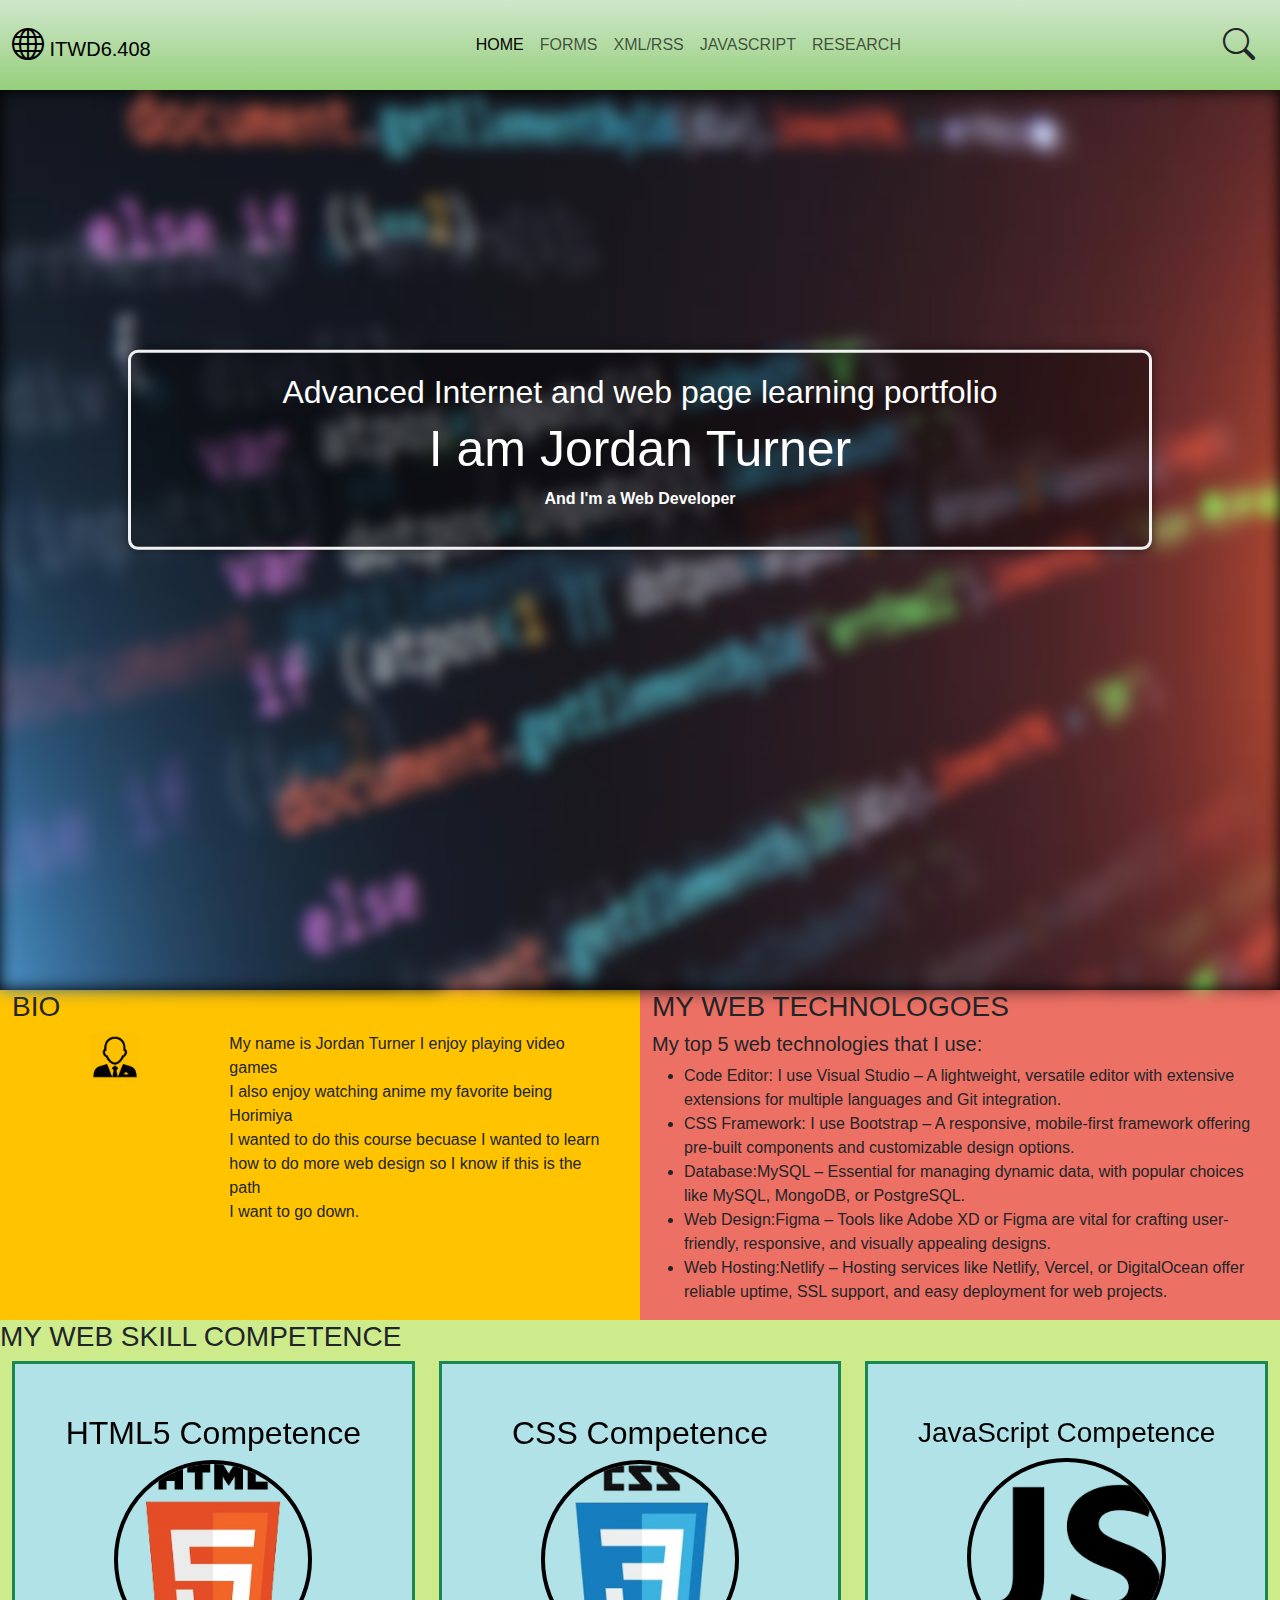
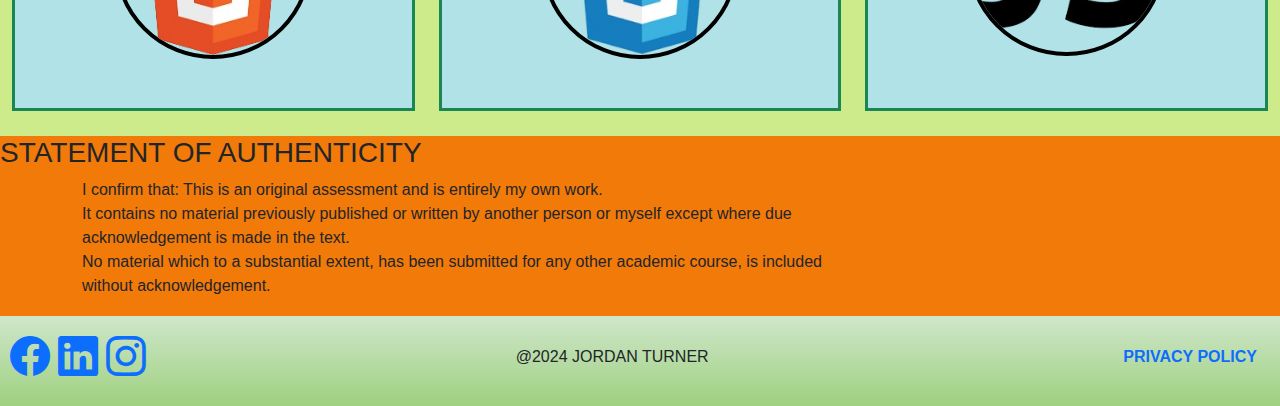
<file: index.html>
<!DOCTYPE html>
<html>

<head>
    <meta charset="UTF-8">
    <meta name="viewport" content="width=device-width, initial-scale=1.0">
    <title>Home</title>

    <!--Insert Bootstrap CSS here-->
    <link href="https://cdn.jsdelivr.net/npm/bootstrap@5.3.3/dist/css/bootstrap.min.css" rel="stylesheet"
        integrity="sha384-QWTKZyjpPEjISv5WaRU9OFeRpok6YctnYmDr5pNlyT2bRjXh0JMhjY6hW+ALEwIH" crossorigin="anonymous">

    <!-- Insert Bootstrap icons CSS -->
    <link rel="stylesheet" href="https://cdn.jsdelivr.net/npm/bootstrap-icons@1.11.3/font/bootstrap-icons.min.css">
    <link rel="stylesheet" href="styles.css">

    <!-- Our own styles -->
    <style>
        /*Use CSS Variable*/
        :root {
            --navbar-color: #DAF7A6;
            --showcase-color: #000000;
            --bio-color: #FFC300;
            --webtech-color: #EC7063;
            --competence-color: #cdeb8b;
            --statement-color: #F27A09;
            --inner-color: #b1e2e7;
        }
        footer {
        min-height: 10vh;
        background-color: var(--navbar-color);
        display: grid;
        grid-template-columns: 1fr;
        align-items: center;
        padding: 10px;
        text-align: center;
    }

    footer .social-media {
        display: flex;
        justify-content: center;
        gap: 10px;
    }

    footer .social-media a {
        text-decoration: none;
        color: inherit;
    }

    @media (min-width: 768px) {
        footer {
            grid-template-columns: 1fr auto 1fr;
            text-align: initial;
        }

        footer .content {
            display: flex;
            justify-content: space-between;
            align-items: center;
            width: 100%;
        }

        footer .social-media {
            justify-content: flex-start;
        }

        footer .center-text {
            text-align: center;
        }

        footer .privacy-policy {
            text-align: right;
        }
    }
    </style>
</head>


<body>

    <!-- Add search area containing search box and search button-->
    <div class="collapse" id="collapseSearchBox">
        <form>
            <input type="search" class="col-lg-11">
            <button class="btn btn-outline-success" type="submit">SEARCH...</button>
        </form>
    </div>

    <!--Navbar area-->
    <!--Website: getboostrap.com -> components -> Navbar: https://getbootstrap.com/docs/5.3/components/navbar/ -->
    <nav class="navbar navbar-expand-lg" style="height: 10vh; background-color: var(--navbar-color); z-index: 1050; position: relative;">
    <div class="container-fluid">
        <!--Tagline-->
        <a class="navbar-brand" href="#">
            <span class="fs-2 bi bi-globe"></span>
            ITWD6.408</a>

        <!-- Insert search icon button - ONLY SHOW ON SMALL DEVICE AND HIDDEN IN BIG DEVICE -->
        <button class="btn d-inline d-lg-none" type="button" data-bs-toggle="collapse"
            data-bs-target="#collapseSearchBox">
            <span class="fs-2 bi bi-search"></span>
        </button>

        <!--Button: text on it is a sandwich icon-->
        <button class="navbar-toggler" type="button" data-bs-toggle="collapse" data-bs-target="#navbarNavAltMarkup"
            aria-controls="navbarNavAltMarkup" aria-expanded="false" aria-label="Toggle navigation">
            <span class="navbar-toggler-icon"></span>
        </button>

        <!--Collapse navbar-->
        <div class="collapse navbar-collapse d-lg-flex justify-content-center" id="navbarNavAltMarkup">
            <div class="navbar-nav">
                <a class="nav-link active" aria-current="page" href="index.html">HOME</a>
                <a class="nav-link" href="form.html">FORMS</a>
                <a class="nav-link" href="xml-rss.html">XML/RSS</a>
                <a class="nav-link" href="Javascript.html">JAVASCRIPT</a>
                <a class="nav-link" href="Research.html">RESEARCH</a>
            </div>
        </div>

        <!-- Insert search icon button - ONLY SHOW ON BIG DEVICE AND HIDDEN IN small DEVICE -->
        <button class="btn d-none d-lg-inline" type="button" data-bs-toggle="collapse"
            data-bs-target="#collapseSearchBox">
            <span class="fs-2 bi bi-search"></span>
        </button>

    </div>
</nav>

    <!--Main area-->
    <main>
        <section style="min-height: 20vh; background-color: var(--showcase-color)">
            <div class="bg-image">
                <img src="images/javascript-code.jpg" height="100%" width="100%">
            </div>
            <div class="container">
                <div class="bg-text col-lg-4 col-md-6 col-sm-12">
                    <h2>Advanced Internet and web page learning portfolio</h2>
                    <h1 style="font-size:50px">I am Jordan Turner</h1>
                    <p>And I'm a Web Developer</p>
            </div>
            </div>
        </section>
        <div class="row">
            <section class="col-12 col-lg-6 container" style="min-height: 20vh; background-color: var(--bio-color)">
                <h3>BIO</h3>
                <div class="row">
                    <div class="col-12 col-lg-4">
                        <img src="images/portrait-icon.jpg" class="rounded mx-auto d-block" width="50">
                    </div>
                    <div class="col-12 col-lg-8">
                        <p>My name is Jordan Turner I enjoy playing video games<br>
                        I also enjoy watching anime my favorite being Horimiya<br>
                        I wanted to do this course becuase I wanted to learn<br>
                        how to do more web design so I know if this is the path<br>
                        I want to go down.</p>
                    </div>
                </div>
            </section>

            <section class="col-12 col-lg-6" style="min-height: 20vh; background-color: var(--webtech-color)">
                <h3>MY WEB TECHNOLOGOES</h3>
                <h5>My top 5 web technologies that I use:</h5>
                <ul>
                    <li>Code Editor: I use Visual Studio – A lightweight, versatile editor with extensive extensions for multiple languages and Git integration.</li>
                    <li>CSS Framework: I use Bootstrap – A responsive, mobile-first framework offering pre-built components and customizable design options.</li>
                    <li>Database:MySQL – Essential for managing dynamic data, with popular choices like MySQL, MongoDB, or PostgreSQL.</li>
                    <li>Web Design:Figma – Tools like Adobe XD or Figma are vital for crafting user-friendly, responsive, and visually appealing designs.</li>
                    <li>Web Hosting:Netlify – Hosting services like Netlify, Vercel, or DigitalOcean offer reliable uptime, SSL support, and easy deployment for web projects.</li>
                </ul>
            </section>
        </div>
        <section style="min-height: 20vh; background-color: var(--competence-color)">
            <h3>MY WEB SKILL COMPETENCE</h3>
            <!--create 3 collums-->
            <div class="row">
                <div class="col-12 col-lg-4">
                    <div class="flip-box border border-success border-3">
                        <div class="flip-box-inner">
                            <div class="flip-box-front" style="background-color: #b1e2e7">
                                <h2>HTML5 Competence</h2>
                                <img src="images/html5.png" class="border border-black border-4 rounded-circle" width="50%">
                            </div>
                            <div class="flip-box-back text-center fs-5 text-black" style="background-color: #b1e2e7">
                                <p>Proficiency includes creating structured pages with<br>
                                   semantic elements, designing forms with modern inputs, embedding multimedia,<br> 
                                   and creating graphics using &lt;canvas&gt; and SVG.</p>
                            </div>
                        </div>
                    </div>
                </div>
                <div class="col-12 col-lg-4">
                    <div class="flip-box border-success border-3">
                        <div class="flip-box-inner">
                            <div class="flip-box-front" style="background-color: #b1e2e7">
                                <h2>CSS Competence</h2>
                                <img src="images/css3.png" class="border border-black border-4 rounded-circle" width="50%">
                            </div>
                            <div class="flip-box-back text-center fs-5 text-black" style="background-color: #b1e2e7">
                                <p>Expertise involves using Flexbox and Grid for responsive layouts,<br> 
                                applying styling, implementing media queries for mobile-friendliness,<br> 
                                creating animations, and using preprocessors like SASS.</p>
                            </div>
                        </div>
                    </div>
                </div>
                <div class="col-12 col-lg-4">
                    <div class="flip-box border-success border-3">
                        <div class="flip-box-inner">
                            <div class="flip-box-front" style="background-color: #b1e2e7">
                                <h2 class="fs-3">JavaScript Competence</h2>
                                <img src="images/javascript.png" class="border border-black border-4 rounded-circle" width="50%">
                            </div>
                            <div class="flip-box-back text-center fs-5 text-black" style="background-color: #b1e2e7">
                                <p>Skills cover DOM manipulation, handling user interactions,<br>
                                    asynchronous programming with Promises and AJAX, working with frameworks like React,<br> 
                                    and using modern JavaScript features like arrow functions.</p>
                            </div>
                        </div>
                    </div>
                </div>
            </div>
        </section>

        <section class="mb-0" style="min-height: 20vh; background-color: var(--statement-color);">
            <h3>STATEMENT OF AUTHENTICITY</h3>
            <p class="container">I confirm that: This is an original assessment and is entirely my own work.<br>
                It contains no material previously published or written by another person or myself except where due<br>
                acknowledgement is made in the text.<br>
                No material which to a substantial extent, has been submitted for any other academic course, is
                included<br>
                without acknowledgement.</p>
        </section>
    </main>

    <!--Footer area-->
    <footer style="min-height: 10vh; background-color: var(--navbar-color);" class="d-flex flex-column justify-content-center align-items-center">
        <div class="d-flex justify-content-between align-items-center w-100 mb-2">
            <!-- Insert social media icons: facebook, linkedin, instagram -->
            <div class="d-flex align-items-center">
                <a href="https://www.eit.ac.nz/" class="text-primary"><span class="fs-1 bi bi-facebook"></span></a>
                <a href="https://www.eit.ac.nz/" class="ms-2"><span class="fs-1 bi bi-linkedin"></span></a>
                <a href="https://www.eit.ac.nz/" class="ms-2"><span class="fs-1 bi bi-instagram"></span></a>
            </div>
            <div class="text-center mx-3">@2024 JORDAN TURNER</div>
            <div class="text-end ms-3 fw-bold text-primary">
                <a href="policy.html" class="text-end ms-3 fw-bold text-primary btn btn-link" style="text-decoration: none;">PRIVACY POLICY</a>
            </div>
        </div>
    </footer>
    <!--Insert Bootstrap Javascript and JQuery-->
    <script src="https://cdn.jsdelivr.net/npm/bootstrap@5.3.3/dist/js/bootstrap.bundle.min.js"
        integrity="sha384-YvpcrYf0tY3lHB60NNkmXc5s9fDVZLESaAA55NDzOxhy9GkcIdslK1eN7N6jIeHz"
        crossorigin="anonymous"></script>
</body>

</html>
</file>
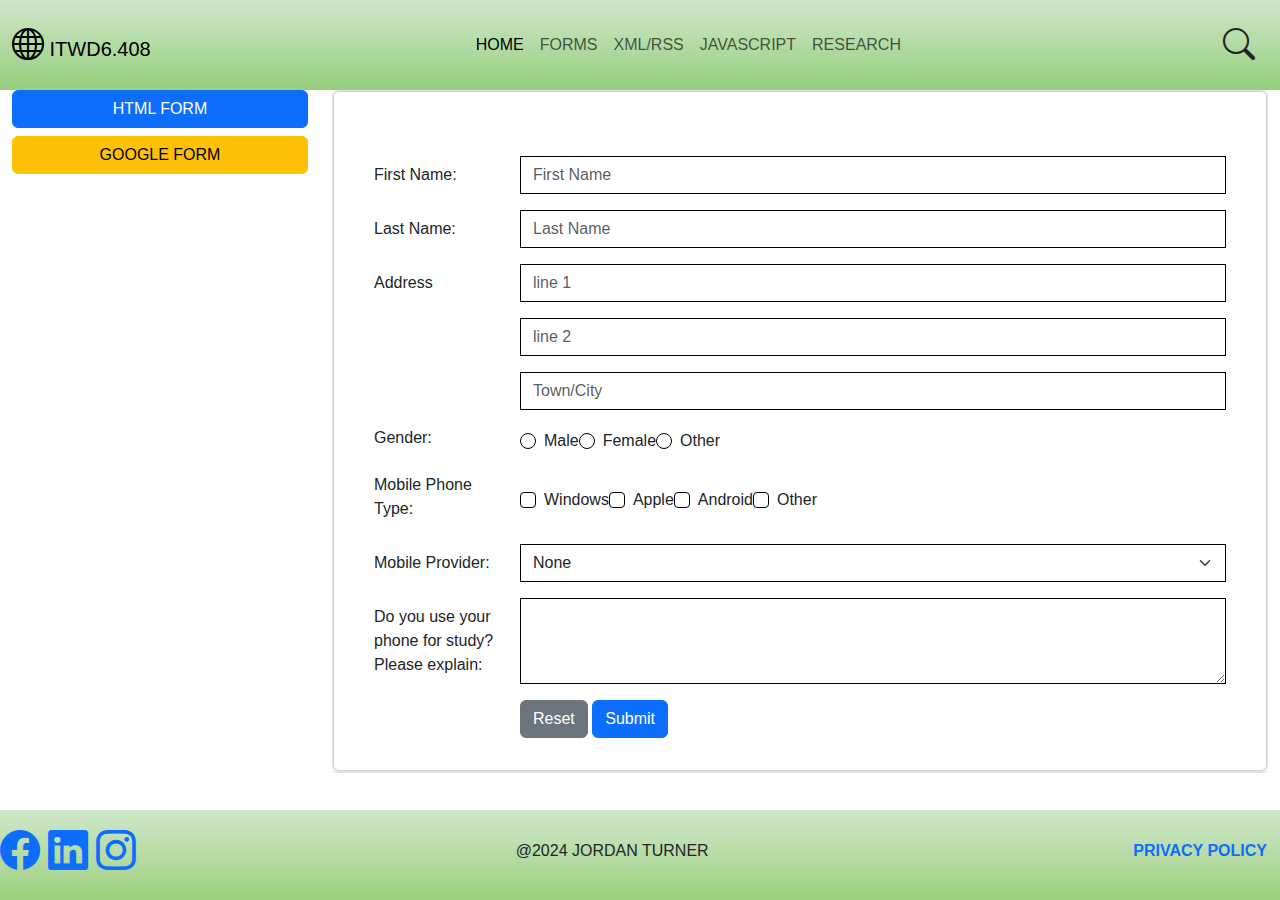
<file: form.html>
<!DOCTYPE html>
<html lang="en">
<head>
    <meta charset="UTF-8">
    <meta name="viewport" content="width=device-width, initial-scale=1.0">
    <title>Forms</title>

    <link href="https://cdn.jsdelivr.net/npm/bootstrap@5.3.3/dist/css/bootstrap.min.css" rel="stylesheet"
    integrity="sha384-QWTKZyjpPEjISv5WaRU9OFeRpok6YctnYmDr5pNlyT2bRjXh0JMhjY6hW+ALEwIH" crossorigin="anonymous">

    <!-- Insert Bootstrap icons CSS -->
    <link rel="stylesheet" href="https://cdn.jsdelivr.net/npm/bootstrap-icons@1.11.3/font/bootstrap-icons.min.css">
    <link rel="stylesheet" href="styles.css">
    <style>
        /* Define red border and placeholder text style */
        .red-border {
            border-color: red !important;
        }

        .red-border::placeholder {
            color: red !important;
        }
    </style>
</head>
<body>
    <div class="collapse" id="collapseSearchBox">
        <form>
            <input type="search" class="col-lg-11">
            <button class="btn btn-outline-success" type="submit">SEARCH...</button>
        </form>
    </div>

    <nav class="navbar navbar-expand-lg" style="height: 10vh; background-color: var(--navbar-color); z-index: 1050; position: relative;">
        <div class="container-fluid">
            <a class="navbar-brand" href="#">
                <span class="fs-2 bi bi-globe"></span>
                ITWD6.408</a>

            <button class="btn d-inline d-lg-none" type="button" data-bs-toggle="collapse"
                data-bs-target="#collapseSearchBox">
                <span class="fs-2 bi bi-search"></span>
            </button>

            <button class="navbar-toggler" type="button" data-bs-toggle="collapse" data-bs-target="#navbarNavAltMarkup"
                aria-controls="navbarNavAltMarkup" aria-expanded="false" aria-label="Toggle navigation">
                <span class="navbar-toggler-icon"></span>
            </button>

            <div class="collapse navbar-collapse d-lg-flex justify-content-center" id="navbarNavAltMarkup">
                <div class="navbar-nav">
                    <a class="nav-link active" aria-current="page" href="index.html">HOME</a>
                    <a class="nav-link" href="form.html">FORMS</a>
                    <a class="nav-link" href="xml-rss.html">XML/RSS</a>
                    <a class="nav-link" href="Javascript.html">JAVASCRIPT</a>
                    <a class="nav-link" href="Research.html">RESEARCH</a>
                </div>
            </div>

            <button class="btn d-none d-lg-inline" type="button" data-bs-toggle="collapse"
                data-bs-target="#collapseSearchBox">
                <span class="fs-2 bi bi-search"></span>
            </button>

        </div>
    </nav>

    <main class="row" style="min-height: 80vh;">
        <div class="col-12 col-md-3">
            <div class="d-grid gap-2">
                <button class="btn btn-primary" type="button" data-bs-toggle="collapse" data-bs-target="#htmlform" aria-expanded="true" aria-controls="htmlform">
                  HTML FORM
                </button>
                
                <button class="btn btn-warning" type="button" data-bs-toggle="collapse" data-bs-target="#googleform" aria-expanded="false" aria-controls="googleform">
                    GOOGLE FORM
                </button>
            </div>
        </div>
    
        <div class="col-12 col-md-9">
            <div class="accordion" id="formAccordion">
                <div class="accordion-item">
                    <div class="collapse show" id="htmlform" data-bs-parent="#formAccordion">
                        <div class="card card-body" style="min-height: 70vh;">
                          <div class="container mt-5">

                            <form>
                                <div class="mb-3 row">
                                    <label for="firstName" class="col-sm-2 col-form-label">First Name:</label>
                                    <div class="col-sm-10">
                                        <input type="text" class="form-control border border-1 border-black rounded-0" id="firstName" placeholder="First Name"
                                        required>
                                        <div class="text-danger" id="firstNameError"></div>
                                    </div>
                                </div>
                                <div class="mb-3 row">
                                    <label for="lastName" class="col-sm-2 col-form-label">Last Name:</label>
                                    <div class="col-sm-10">
                                        <input type="text" class="form-control border border-1 border-black rounded-0" id="lastName" placeholder="Last Name"
                                        required>
                                        <div class="text-danger" id="lastNameError"></div>
                                    </div>
                                </div>
                                <div class="mb-3 row">
                                    <label for="addressLine1" class="col-sm-2 col-form-label">Address</label>
                                    <div class="col-sm-10">
                                        <input type="text" class="form-control border border-1 border-black rounded-0" id="addressLine1" placeholder="line 1"
                                        required>
                                    </div>
                                </div>
                                <div class="mb-3 row">
                                    <div class="col-sm-10 offset-sm-2">
                                        <input type="text" class="form-control border border-1 border-black rounded-0" id="addressLine2" placeholder="line 2">
                                    </div>
                                </div>
                                <div class="mb-3 row">
                                    <div class="col-sm-10 offset-sm-2">
                                        <input type="text" class="form-control border border-1 border-black rounded-0" id="townCity" placeholder="Town/City">
                                    </div>
                                </div>
                                <fieldset class="mb-3 row">
                                    <legend class="col-form-label col-sm-2 pt-0">Gender:</legend>
                                    <div class="col-sm-10 d-flex align-items-center">
                                        <div class="form-check">
                                            <input class="form-check-input border border-1 border-black" type="radio" name="gender" id="male" value="male">
                                            <label class="form-check-label" for="male">Male</label>
                                        </div>
                                        <div class="form-check">
                                            <input class="form-check-input border border-1 border-black" type="radio" name="gender" id="female" value="female">
                                            <label class="form-check-label" for="female">Female</label>
                                        </div>
                                        <div class="form-check">
                                            <input class="form-check-input border border-1 border-black" type="radio" name="gender" id="other" value="other">
                                            <label class="form-check-label" for="other">Other</label>
                                        </div>
                                        <div class="text-danger" id="genderError"></div>
                                    </div>
                                </fieldset>
                                <fieldset class="mb-3 row">
                                    <legend class="col-form-label col-sm-2 pt-0">Mobile Phone Type:</legend>
                                    <div class="col-sm-10 d-flex align-items-center">
                                        <div class="form-check">
                                            <input class="form-check-input border border-1 border-black rounded-1" type="radio" name="phoneType" id="windows" value="windows">
                                            <label class="form-check-label" for="windows">Windows</label>
                                        </div>
                                        <div class="form-check">
                                            <input class="form-check-input border border-1 border-black rounded-1" type="radio" name="phoneType" id="apple" value="apple">
                                            <label class="form-check-label" for="apple">Apple</label>
                                        </div>
                                        <div class="form-check">
                                            <input class="form-check-input border border-1 border-black rounded-1" type="radio" name="phoneType" id="android" value="android">
                                            <label class="form-check-label" for="android">Android</label>
                                        </div>
                                        <div class="form-check">
                                            <input class="form-check-input border border-1 border-black rounded-1" type="radio" name="phoneType" id="otherPhone" value="otherPhone">
                                            <label class="form-check-label" for="otherPhone">Other</label>
                                        </div>
                                        <div class="text-danger" id="phoneTypeError"></div>
                                    </div>
                                </fieldset>
                                <div class="mb-3 row">
                                    <label for="mobileProvider" class="col-sm-2 col-form-label">Mobile Provider:</label>
                                    <div class="col-sm-10">
                                        <select class="form-select border border-1 border-black rounded-0" id="mobileProvider">
                                            <option selected>None</option>
                                            <option value="provider1">OneNZ</option>
                                            <option value="provider2">Vodafone</option>
                                            <option value="provider3">2Degrees</option>
                                            <option value="provider4">Skinny</option>
                                            <option value="provider5">Spark</option>
                                            <option value="provider6">None</option>
                                        </select>
                                    </div>
                                </div>
                                <div class="mb-3 row">
                                    <label for="studyPhone" class="col-sm-2 col-form-label">Do you use your phone for study? Please explain:</label>
                                    <div class="col-sm-10">
                                        <textarea class="form-control border border-1 border-black rounded-0" id="studyPhone" rows="3"></textarea>
                                    </div>
                                </div>
                                <div class="mb-3 row">
                                    <div class="col-sm-10 offset-sm-2">
                                        <button type="reset" class="btn btn-secondary">Reset</button>
                                        <button type="submit" class="btn btn-primary">Submit</button>
                                    </div>
                                </div>
                            </form>
                        </div>
                    </div>
                </div>
    
                <div class="accordion-item">
                    <div class="collapse" id="googleform" data-bs-parent="#formAccordion">
                        <div class="card card-body text-white" style="min-height: 70vh;">
                            <iframe src="https://docs.google.com/forms/d/e/1FAIpQLSdC9s-79EZtaVv1UQVvY-7bciHPmiYWlz2r6XvUUu9rsei5oQ/viewform?embedded=true" width="auto" height="1422" frameborder="0" marginheight="0" marginwidth="0">Loading…</iframe>
                        </div>
                    </div>
                </div>
            </div>
        </div>
       
    </main>
    
    <footer style="min-height: 10vh; background-color: var(--navbar-color);" class="d-flex flex-column justify-content-center align-items-center">
        <div class="d-flex justify-content-between align-items-center w-100 mb-2">
            <div class="d-flex align-items-center">
                <a href="https://www.eit.ac.nz/" class="text-primary"><span class="fs-1 bi bi-facebook"></span></a>
                <a href="https://www.eit.ac.nz/" class="ms-2"><span class="fs-1 bi bi-linkedin"></span></a>
                <a href="https://www.eit.ac.nz/" class="ms-2"><span class="fs-1 bi bi-instagram"></span></a>
            </div>
            <div class="text-center mx-3">@2024 JORDAN TURNER</div>
            <div class="text-end ms-3 fw-bold text-primary">
                <a href="policy.html" class="text-end ms-3 fw-bold text-primary btn btn-link" style="text-decoration: none;">PRIVACY POLICY</a>
            </div>
        </div>
    </footer>

    <!-- Modal -->
    <div class="modal fade" id="errorModal" tabindex="-1" aria-labelledby="errorModalLabel" aria-hidden="true">
      <div class="modal-dialog">
        <div class="modal-content">
          <div class="modal-header">
            <h5 class="modal-title" id="errorModalLabel">Form Submission Error</h5>
            <button type="button" class="btn-close" data-bs-dismiss="modal" aria-label="Close"></button>
          </div>
          <div class="modal-body" id="modalErrorMessage">
            <!-- Error message will go here -->
          </div>
          <div class="modal-footer">
            <button type="button" class="btn btn-secondary" data-bs-dismiss="modal">Close</button>
          </div>
        </div>
      </div>
    </div>

     <script>
        document.addEventListener("DOMContentLoaded", function () {
            const form = document.querySelector("form");
            const errorModal = new bootstrap.Modal(document.getElementById('errorModal'));
            const modalErrorMessage = document.getElementById("modalErrorMessage");

            form.addEventListener("submit", function (event) {
                let isValid = true;
                let errorMessages = [];

                // Clear previous error messages and red borders
                document.getElementById("firstNameError").textContent = "";
                document.getElementById("lastNameError").textContent = "";
                document.getElementById("phoneTypeError").textContent = "";

                document.getElementById("firstName").classList.remove("red-border");
                document.getElementById("lastName").classList.remove("red-border");

                // Validate first name
                const firstName = document.getElementById("firstName").value.trim();
                if (firstName === "") {
                    isValid = false;
                    document.getElementById("firstNameError").textContent = "First Name is required.";
                    document.getElementById("firstName").classList.add("red-border");
                    errorMessages.push("First Name");
                }

                // Validate last name
                const lastName = document.getElementById("lastName").value.trim();
                if (lastName === "") {
                    isValid = false;
                    document.getElementById("lastNameError").textContent = "Last Name is required.";
                    document.getElementById("lastName").classList.add("red-border");
                    errorMessages.push("Last Name");
                }

                // Validate phone type
                const phoneTypes = document.getElementsByName("phoneType");
                let phoneTypeSelected = false;
                for (let i = 0; i < phoneTypes.length; i++) {
                    if (phoneTypes[i].checked) {
                        phoneTypeSelected = true;
                        break;
                    }
                }
                if (!phoneTypeSelected) {
                    isValid = false;
                    document.getElementById("phoneTypeError").textContent = "Please select a phone type.";
                    errorMessages.push("Phone Type");
                }

                // Show modal if form is invalid
                if (!isValid) {
                    event.preventDefault();
                    modalErrorMessage.innerHTML = `The following fields are missing: <strong>${errorMessages.join(", ")}</strong>.`;
                    errorModal.show();
                }
            });
        });
    </script>
    <!-- Insert Bootstrap Javascript and JQuery -->
    <script src="https://cdn.jsdelivr.net/npm/bootstrap@5.3.3/dist/js/bootstrap.bundle.min.js"
        integrity="sha384-YvpcrYf0tY3lHB60NNkmXc5s9fDVZLESaAA55NDzOxhy9GkcIdslK1eN7N6jIeHz"
        crossorigin="anonymous"></script>
</body>
</html>
</file>
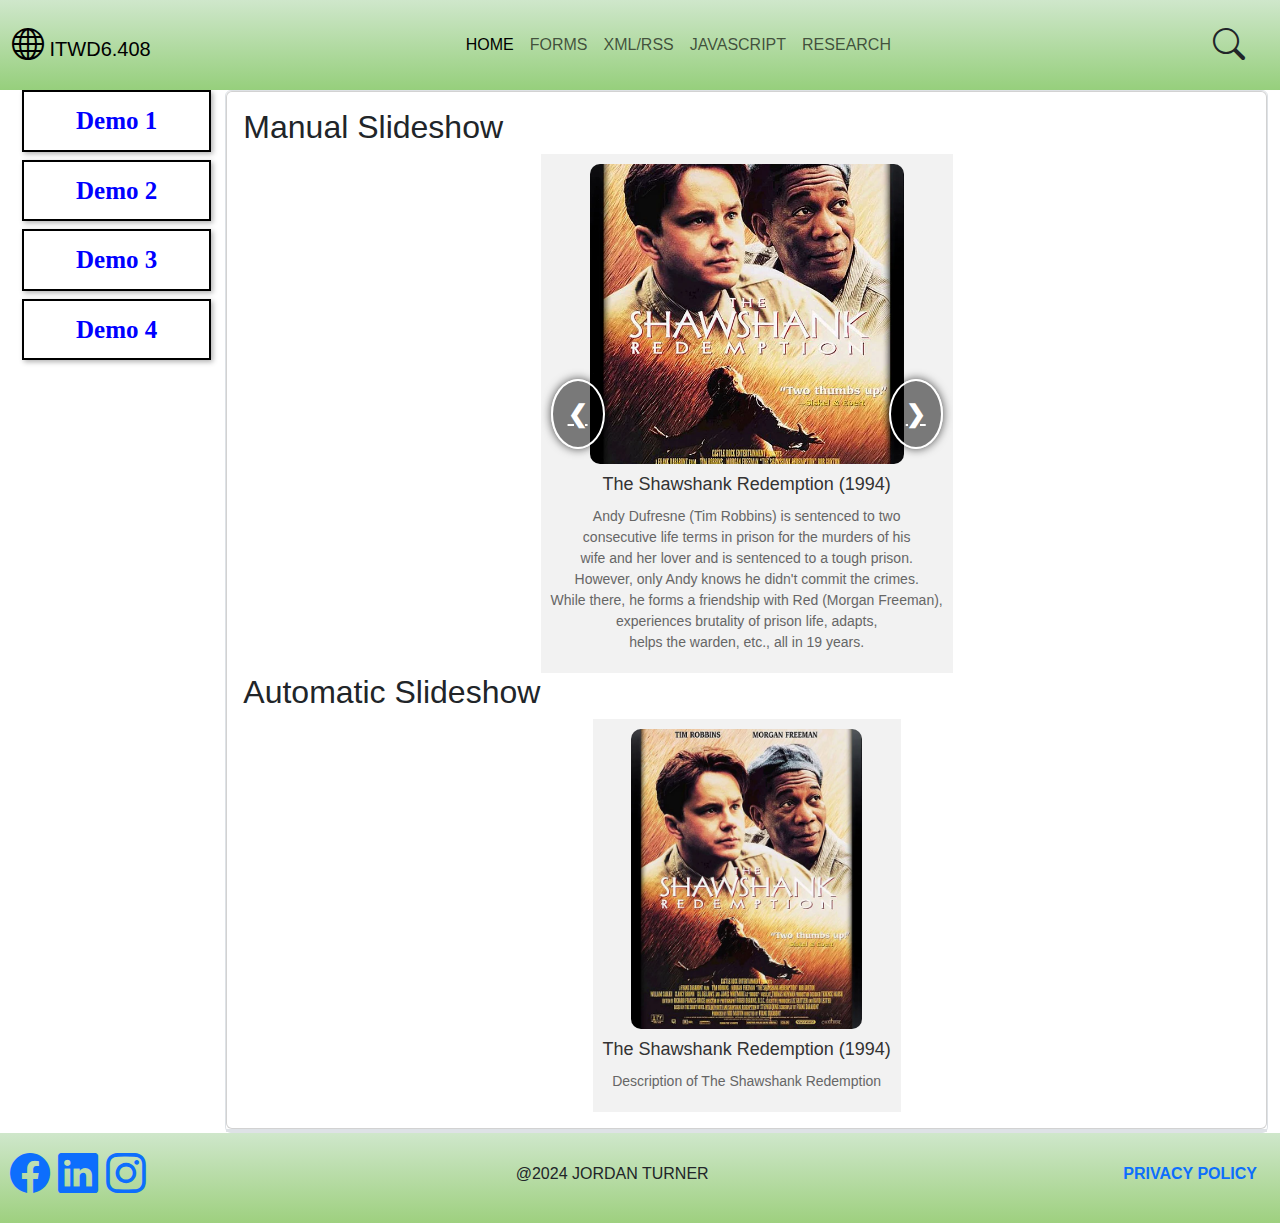
<file: Javascript.html>
<!DOCTYPE html>
<html lang="en">
<head>
    <meta charset="UTF-8">
    <meta name="viewport" content="width=device-width, initial-scale=1.0">
    <title>Javascript</title>

    <link href="https://cdn.jsdelivr.net/npm/bootstrap@5.3.3/dist/css/bootstrap.min.css" rel="stylesheet"
    integrity="sha384-QWTKZyjpPEjISv5WaRU9OFeRpok6YctnYmDr5pNlyT2bRjXh0JMhjY6hW+ALEwIH" crossorigin="anonymous">

<!-- Insert Bootstrap icons CSS -->
<link rel="stylesheet" href="https://cdn.jsdelivr.net/npm/bootstrap-icons@1.11.3/font/bootstrap-icons.min.css">
<link rel="stylesheet" href="styles.css">
</head>
<style>
   footer {
        min-height: 10vh;
        background-color: var(--navbar-color);
        display: grid;
        grid-template-columns: 1fr;
        align-items: center;
        padding: 10px;
        text-align: center;
    }

    footer .social-media {
        display: flex;
        justify-content: center;
        gap: 10px;
    }

    footer .social-media a {
        text-decoration: none;
        color: inherit;
    }

    @media (min-width: 768px) {
        footer {
            grid-template-columns: 1fr auto 1fr;
            text-align: initial;
        }

        footer .content {
            display: flex;
            justify-content: space-between;
            align-items: center;
            width: 100%;
        }

        footer .social-media {
            justify-content: flex-start;
        }

        footer .center-text {
            text-align: center;
        }

        footer .privacy-policy {
            text-align: right;
        }
    }

    .grid-mobile-2x2 {
        display: grid;
        grid-template-columns: 1fr;
        gap: 10px;
    }

    @media (max-width: 767px) {
        .grid-mobile-2x2 {
            grid-template-columns: repeat(2, 1fr);
            gap: 10px;
        }
    }

    .btn-custom, .btn-custom-warning {
        font-family: 'Times New Roman', Times, serif;
        font-size: 25px;
        font-weight: bold;
        text-align: center;
        border: 2px solid black;
        background-color: white;
        color: #0000FF;
        padding: 10px 20px;
        width: 100%;
        box-shadow: 2px 2px 5px rgba(0, 0, 0, 0.3);
        border-radius: 0;
        transition: background-color 0.3s ease;
    }

    .btn-custom:hover, .btn-custom:focus, 
    .btn-custom-warning:hover, .btn-custom-warning:focus {
        background-color: orange;
        border-color: orange;
        color: #0000FF;
    }

    .accordion-item .card.card-body {
        min-height: 70vh;
        width: 100%;
    }

    .iframe {
        width: 100%;
        height: 600px;
        border: none;
        overflow: auto;
    }

    .navbar {
        position: relative;
        z-index: 999;
    }

    .navbar .dropdown-menu {
        position: absolute;
        z-index: 1000;
    }

    .accordion-back {
        position: relative;
        z-index: 1;
    }

    .slideshow-container {
    position: relative;
    max-width: 100%;
    margin: auto;
    overflow: hidden;
    background-color: #f2f2f2;
}

.slide {
    display: none;
    text-align: center;
    padding: 10px;
    box-sizing: border-box;
}

.slide.active {
    display: block;
}

.slide img {
    width: 80%; /* Set the width to 80% of the container */
    height: 300px; /* Reduce the height for smaller images */
    object-fit: cover;
    margin: auto; /* Center the image horizontally */
    border-radius: 10px; /* Optional: Add rounded corners */
}

.slide h3 {
    font-size: 18px;
    margin: 10px 0;
    color: #333;
}

.slide p.description {
    font-size: 14px;
    margin: 10px 0;
    color: #666;
}

.prev, .next {
    cursor: pointer;
    position: absolute;
    top: 50%;
    padding: 15px;
    color: white;
    font-weight: bold;
    font-size: 24px;
    background-color: rgba(0, 0, 0, 0.5);
    border: 2px solid white;
    border-radius: 50%;
    box-shadow: 0 0 10px rgba(0, 0, 0, 0.7);
    user-select: none;
    z-index: 2;
    transform: translateY(-50%);
}

.prev {
    left: 10px;
}

.next {
    right: 10px;
}

.prev:hover, .next:hover {
    background-color: rgba(0, 0, 0, 0.8);
}

/* Media query for smaller screens */
@media (max-width: 767px) {
    .slide h3 {
        font-size: 16px;
    }

    .slide p.description {
        font-size: 12px;
    }

    .prev, .next {
        font-size: 20px;
        padding: 12px;
    }
}

    .product {
  text-align: center;
  margin: 20px;
}

.votes {
  margin-top: 10px;
}

/* Media query for smaller screens */

button {
  background-color: transparent;
  border: none;
  font-size: 18px;
  cursor: pointer;
  margin: 0 10px;
}

button:focus {
  outline: none;
}

#likeButton.active {
  color: white; /* Icon color */
  background-color: green; /* Background color when active */
}

#dislikeButton.active {
  color: white; /* Icon color */
  background-color: red; /* Background color when active */
}

body {
            font-family: Arial, sans-serif;
        }
        #todoList {
            list-style-type: none;
            padding: 0;
        }
        #todoList li {
            padding: 8px;
            margin-bottom: 5px;
            background-color: #f9f9f9;
            border: 1px solid #ddd;
            display: flex;
            justify-content: space-between;
            align-items: center;
        }
        #addTask {
  background-color: white; /* Button background */
  color: black; /* Button text color */
  border: 2px solid #000000; /* Solid blue border */
  padding: 10px 20px; /* Add padding */
  font-size: 16px; /* Font size */
  font-weight: bold; /* Make the text bold */
  cursor: pointer; /* Pointer cursor on hover */
  transition: background-color 0.3s ease, color 0.3s ease; /* Smooth transition */
}

#addTask:hover {
  background-color: #ff0000; /* Blue background on hover */
  color: white; /* White text on hover */
}
        .remove {
            background-color: red;
            color: white;
            border: none;
            padding: 5px 10px;
            cursor: pointer;
        }
        .edit {
            background-color: #4CAF50;
            color: white;
            border: none;
            padding: 5px 10px;
            cursor: pointer;
            margin-right: 5px;
        }

        #content {
            border: 1px solid #ccc;
            padding: 20px;
            width: 1000px;
            margin: 20px auto;
        }
        #image {
            width: 100px;
            height: 150px;
            margin-bottom: 10px;
        }
        #text {
            font-size: 16px;
        }
</style>
<body>
    <div class="collapse" id="collapseSearchBox">
        <form>
            <input type="search" class="col-lg-10">
            <button class="btn btn-outline-success" type="submit">SEARCH...</button>
        </form>
    </div>

    <!--Navbar area-->
    <!--Website: getboostrap.com -> components -> Navbar: https://getbootstrap.com/docs/5.3/components/navbar/ -->
    <nav class="navbar navbar-expand-lg" style="height: 10vh; background-color: var(--navbar-color); z-index: 1050; position: relative;">
        <div class="container-fluid">
            <!--Tagline-->
            <a class="navbar-brand" href="#">
                <span class="fs-2 bi bi-globe"></span>
                ITWD6.408</a>
    
            <!-- Insert search icon button - ONLY SHOW ON SMALL DEVICE AND HIDDEN IN BIG DEVICE -->
            <button class="btn d-inline d-lg-none" type="button" data-bs-toggle="collapse"
                data-bs-target="#collapseSearchBox">
                <span class="fs-2 bi bi-search"></span>
            </button>
    
            <!--Button: text on it is a sandwich icon-->
            <button class="navbar-toggler" type="button" data-bs-toggle="collapse" data-bs-target="#navbarNavAltMarkup"
                aria-controls="navbarNavAltMarkup" aria-expanded="false" aria-label="Toggle navigation">
                <span class="navbar-toggler-icon"></span>
            </button>
    
            <!--Collapse navbar-->
            <div class="collapse navbar-collapse d-lg-flex justify-content-center" id="navbarNavAltMarkup">
                <div class="navbar-nav">
                    <a class="nav-link active" aria-current="page" href="index.html">HOME</a>
                    <a class="nav-link" href="form.html">FORMS</a>
                    <a class="nav-link" href="xml-rss.html">XML/RSS</a>
                    <a class="nav-link" href="Javascript.html">JAVASCRIPT</a>
                    <a class="nav-link" href="Research.html">RESEARCH</a>
                </div>
            </div>
    
            <!-- Insert search icon button - ONLY SHOW ON BIG DEVICE AND HIDDEN IN small DEVICE -->
            <button class="btn d-none d-lg-inline" type="button" data-bs-toggle="collapse"
                data-bs-target="#collapseSearchBox">
                <span class="fs-2 bi bi-search"></span>
            </button>
    
        </div>
    </nav>

    <main class="row" style="min-height: 80vh; ">
        <div class="col-md-2 colsidebar">
            <div class="d-grid gap-2 grid-mobile-2x2 ">
                <button id="Demo-1-btn" class="btn btn-custom" type="button" data-bs-toggle="collapse"
                    data-bs-target="#Demo-1" aria-expanded="false" aria-controls="Demo-1">
                    Demo 1
                </button>
                <button id="Demo-2-btn" class="btn btn-custom-warning" type="button" data-bs-toggle="collapse"
                    data-bs-target="#Demo-2" aria-expanded="false" aria-controls="Demo-2">
                    Demo 2
                </button>
                <button id="Demo-3-btn" class="btn btn-custom" type="button" data-bs-toggle="collapse"
                data-bs-target="#Demo-3" aria-expanded="false" aria-controls="Demo-3">
                Demo 3
            </button>
            <button id="Demo-4-btn" class="btn btn-custom-warning" type="button" data-bs-toggle="collapse"
                data-bs-target="#Demo-4" aria-expanded="false" aria-controls="Demo-4">
                Demo 4
            </button>
            </div>
        </div>

        <div class="col-md-10">
            <div class="accordion" id="formAccordion">
                <!-- First Accordion Item -->
                <div class="accordion-item">
                    <div class="collapse show" id="Demo-1" data-bs-parent="#formAccordion">
                        <div class="card card-body" style="min-height: 70vh;">
                            <h2>Manual Slideshow</h2>
                            <div class="slideshow-container" id="manual-slideshow">
                                <div class="slide active"> <!-- Ensure the first slide is active initially -->
                                    <img src="images/movie_1.jpg" alt="The Shawshank Redemption">
                                    <h3>The Shawshank Redemption (1994)</h3>
                                    <p class="description">Andy Dufresne (Tim Robbins) is sentenced to two<br>
                                     consecutive life terms in prison for the murders of his <br>
                                     wife and her lover and is sentenced to a tough prison.<br> 
                                     However, only Andy knows he didn't commit the crimes.<br> 
                                     While there, he forms a friendship with Red (Morgan Freeman),<br>
                                      experiences brutality of prison life, adapts,<br> 
                                      helps the warden, etc., all in 19 years.</p>
                                </div>
                                <div class="slide">
                                    <img src="images/movie_2.jpg" alt="The Godfather">
                                    <h3>The Godfather (1992)</h3>
                                    <p class="description">Widely regarded as one of the greatest films of all time, <br>
                                     this mob drama, based on Mario Puzo's novel of the same name, <br>
                                     focuses on the powerful Italian-American crime family <br>
                                     of Don Vito Corleone (Marlon Brando). When the don's youngest son,<br>
                                      Michael (Al Pacino), reluctantly joins the Mafia, he becomes involved<br> 
                                      in the inevitable cycle of violence and betrayal. Although Michael <br>
                                      tries to maintain a normal relationship with his wife, Kay (Diane Keaton),<br> 
                                      he is drawn deeper into the family business.</p>
                                </div>
                                <div class="slide">
                                    <img src="images/movie_3.png" alt="The Dark Knight">
                                    <h3>The Dark Knight (2008)</h3>
                                    <p class="description">With the help of allies Lt. Jim Gordon (Gary Oldman) and <br> 
                                     DA Harvey Dent (Aaron Eckhart), Batman (Christian Bale) <br> 
                                     has been able to keep a tight lid on crime in Gotham City. <br> 
                                     But when a vile young criminal calling himself the Joker <br> 
                                     (Heath Ledger) suddenly throws the town into chaos, the <br> 
                                     caped Crusader begins to tread a fine line between <br> 
                                     heroism and vigilantism.
                                    </p>
                                </div>
                                <div class="slide">
                                    <img src="images/movie_4.jpg" alt="12 Angry Men">
                                    <h3>12 Angry Men (1957)</h3>
                                    <p class="description">Following the closing arguments in a murder trial, the 12 <br> 
                                     members of the jury must deliberate, with a guilty verdict <br> 
                                     meaning death for the accused, an inner-city teen. As the <br> 
                                     dozen men try to reach a unanimous decision while <br> 
                                     sequestered in a room, one juror (Henry Fonda) casts <br> 
                                     considerable doubt on elements of the case. Personal <br> 
                                     issues soon rise to the surface, and conflict threatens to<br>  
                                     derail the delicate process that will decide one boy's fate.</p>
                                </div>
                                <div class="slide">
                                    <img src="images/movie_5.jpg" alt="Schindler's List">
                                    <h3>Schindler's List (1993)</h3>
                                    <p class="description">Businessman Oskar Schindler (Liam Neeson) arrives in <br> 
                                     Krakow in 1939, ready to make his fortune from World War II, <br> 
                                     which has just started. After joining the Nazi party <br> 
                                     primarily for political expediency, he staffs his factory <br> 
                                     with Jewish workers for similarly pragmatic reasons. <br> 
                                     When the SS begins exterminating Jews in the Krakow <br> 
                                     ghetto, Schindler arranges to have his workers protected <br> 
                                     to keep his factory in operation, but soon realizes that in <br> 
                                     so doing, he is also saving innocent lives.</p>
                                </div>
                                <a class="prev" onclick="plusSlides(-1)">&#10094;</a>
                                <a class="next" onclick="plusSlides(1)">&#10095;</a>
                            </div>
                            <h2>Automatic Slideshow</h2>
                            <div class="slideshow-container" id="auto-slideshow">
                        </div>
                    </div>
                </div>
                
                <!-- Second Accordion Item -->
                <div class="accordion-item">
                    <div class="collapse" id="Demo-2" data-bs-parent="#formAccordion">
                        <div class="card card-body" style="min-height: 70vh;">
                            <h2>Voting/Rating</h2>
                            <div class="product">
                                <h3>HP Envy x360</h3>
                                <p>Price: 2244</p>
                                <img style="width: 300px; height: auto;" src="images/hp-envy-x360.jpg" alt="HP Envy x360" />
                              
                                <div class="votes">
                                  <button id="likeButton" onclick="vote('like')">
                                    👍 <span id="likeCount">20</span>
                                  </button>
                                  <button id="dislikeButton" onclick="vote('dislike')">
                                    👎 <span id="dislikeCount">5</span>
                                  </button>
                                </div>
                              </div>
                              
                        </div>
                    </div>
                </div>

                <!-- First Accordion Item -->
                <div class="accordion-item">
                    <div class="collapse" id="Demo-3" data-bs-parent="#formAccordion">
                        <div class="card card-body" style="min-height: 70vh;">
                            <h2>To-Do List</h2>
                            <input type="text" id="newTask" placeholder="Add a new task...">
                            <button id="addTask">Add A Task</button>
                            <ul id="todoList"></ul>
                        </div>
                    </div>
                </div>
                
                <!-- Second Accordion Item -->
                <div class="accordion-item">
                    <div class="collapse" id="Demo-4" data-bs-parent="#formAccordion">
                        <div class="card card-body" style="min-height: 70vh;">
                            <h2>LOAD RSS FROM NASA WEBSITE</h2>

                            <div id="content">
                                <h3 id="title">The Godfather</h3>
                                <img id="image" src="images/movie_2.jpg" alt="Placeholder Image">
                                <p id="text">Proin placerat dui vehicula mi accumsan gravida. Duis id enim quis nisl vulputate fermentum eget nec diam. Proin ut est elementum, sollicitudin nibh ac, fringilla mi.</p>
                                <p id="moreContent" style="display: none;">This is more content that will be shown/hidden when the button is clicked.</p>
                                <!-- The "MORE/LESS" button -->
                                <button id="toggleButton">MORE</button>
                                <br><br>
                                <label for="textSize">Select Text Size:</label>
                                <select id="textSize">
                                    <option value="16px">NORMAL</option>
                                    <option value="20px">LARGE</option>
                                    <option value="24px">LARGER</option>
                                </select>
                                <br><br>
                                <label for="bgColor">Select background color:</label>
                                <select id="bgColor">
                                    <option value="white">WHITE</option>
                                    <option value="lightgray">LIGHT GRAY</option>
                                    <option value="lightblue">LIGHT BLUE</option>
                                </select>
                                <br><br>
                                <label for="imageSelect">Select Image:</label>
                                <select id="imageSelect">
                                    <option value="[data-uri]">1st Poster</option>
                                    <option value="[data-uri]">2nd Poster</option>
                                    <option value="[data-uri]">3rd Poster</option>
                                </select>
                            </div>
                        </div>
                    </div>
                </div>
            </div>
        </div>
    </main>
    

    
    <footer style="min-height: 10vh; background-color: var(--navbar-color);" class="d-flex flex-column justify-content-center align-items-center">
        <div class="d-flex justify-content-between align-items-center w-100 mb-2">
            <!-- Insert social media icons: facebook, linkedin, instagram -->
            <div class="d-flex align-items-center">
                <a href="https://www.eit.ac.nz/" class="text-primary"><span class="fs-1 bi bi-facebook"></span></a>
                <a href="https://www.eit.ac.nz/" class="ms-2"><span class="fs-1 bi bi-linkedin"></span></a>
                <a href="https://www.eit.ac.nz/" class="ms-2"><span class="fs-1 bi bi-instagram"></span></a>
            </div>
            <div class="text-center mx-3">@2024 JORDAN TURNER</div>
            <div class="text-end ms-3 fw-bold text-primary">
                <a href="policy.html" class="text-end ms-3 fw-bold text-primary btn btn-link" style="text-decoration: none;">PRIVACY POLICY</a>
            </div>
        </div>
    </footer>

    <script>
// Manual Slideshow
let manualSlideIndex = 0;
showSlides(manualSlideIndex);

function plusSlides(n) {
    showSlides(manualSlideIndex += n);
}

function showSlides(n) {
    let slides = document.querySelectorAll("#manual-slideshow .slide");
    if (n >= slides.length) { manualSlideIndex = 0 }
    if (n < 0) { manualSlideIndex = slides.length - 1 }
    slides.forEach(slide => slide.classList.remove("active"));
    slides[manualSlideIndex].classList.add("active");
}


        // Automatic Slideshow
        let autoSlideIndex = 0;
        let topMovies = [
            {id: 0, title: "The Shawshank Redemption", year: 1994, image_url: "images/movie_1.jpg"},
            {id: 1, title: "The Godfather", year: 1992, image_url: "images/movie_2.jpg"},
            {id: 2, title: "The Dark Knight", year: 2008, image_url: "images/movie_3.png"},
            {id: 3, title: "12 Angry Men", year: 1957, image_url: "images/movie_4.jpg"},
            {id: 4, title: "Schindler's List", year: 1993, image_url: "images/movie_5.jpg"}
        ];

        function loadAutoSlides() {
            const autoSlideshowContainer = document.getElementById("auto-slideshow");
            topMovies.forEach((movie, index) => {
                const slideDiv = document.createElement("div");
                slideDiv.classList.add("slide");
                if (index === 0) slideDiv.classList.add("active");

                const img = document.createElement("img");
                img.src = movie.image_url;
                img.alt = movie.title;

                const title = document.createElement("h3");
                title.textContent = `${movie.title} (${movie.year})`;

                const desc = document.createElement("p");
                desc.className = "description";
                desc.textContent = `Description of ${movie.title}`;

                slideDiv.appendChild(img);
                slideDiv.appendChild(title);
                slideDiv.appendChild(desc);

                autoSlideshowContainer.appendChild(slideDiv);
            });
        }

        function autoShowSlides() {
            let i;
            let slides = document.querySelectorAll("#auto-slideshow .slide");
            for (i = 0; i < slides.length; i++) {
                slides[i].classList.remove("active");
            }
            autoSlideIndex++;
            if (autoSlideIndex > slides.length) { autoSlideIndex = 1 }
            slides[autoSlideIndex - 1].classList.add("active");
            setTimeout(autoShowSlides, 3000); // Change slide every 3 seconds
        }

        loadAutoSlides();
        autoShowSlides();

        let currentVotes = { like: 20, dislike: 5 };
let userVote = null; // This will store the user's current vote

function vote(type) {
  if (type === userVote) {
    // If the user clicks the same button again, they are undoing their vote
    userVote = null;
    if (type === 'like') {
      currentVotes.like--;
      document.getElementById('likeButton').classList.remove('active');
    } else {
      currentVotes.dislike--;
      document.getElementById('dislikeButton').classList.remove('active');
    }
  } else {
    if (userVote === 'like') {
      currentVotes.like--;
      document.getElementById('likeButton').classList.remove('active');
    } else if (userVote === 'dislike') {
      currentVotes.dislike--;
      document.getElementById('dislikeButton').classList.remove('active');
    }

    userVote = type;

    
    if (type === 'like') {
      currentVotes.like++;
      document.getElementById('likeButton').classList.add('active');
    } else {
      currentVotes.dislike++;
      document.getElementById('dislikeButton').classList.add('active');
    }
  }

  updateVotes();
}

document.getElementById('addTask').addEventListener('click', function () {
            const taskInput = document.getElementById('newTask');
            const taskText = taskInput.value.trim();

            if (taskText === '') {
                alert('Please enter a task');
                return;
            }

            addTask(taskText);
            taskInput.value = '';
        });

        function addTask(taskText) {
            const li = document.createElement('li');
            li.textContent = taskText;

            const editBtn = document.createElement('button');
            editBtn.textContent = 'Edit';
            editBtn.className = 'edit';
            editBtn.addEventListener('click', function () {
                editTask(li);
            });

            const removeBtn = document.createElement('button');
            removeBtn.textContent = 'Remove';
            removeBtn.className = 'remove';
            removeBtn.addEventListener('click', function () {
                li.remove();
            });

            li.appendChild(editBtn);
            li.appendChild(removeBtn);

            document.getElementById('todoList').appendChild(li);
        }

        function editTask(taskItem) {
            const newTaskText = prompt('Edit your task:', taskItem.firstChild.textContent);
            if (newTaskText !== null && newTaskText.trim() !== '') {
                taskItem.firstChild.textContent = newTaskText.trim();
            }
        }
function updateVotes() {
  document.getElementById('likeCount').innerText = currentVotes.like;
  document.getElementById('dislikeCount').innerText = currentVotes.dislike;
}

    // Change text size
    document.getElementById('textSize').addEventListener('change', function() {
        document.getElementById('text').style.fontSize = this.value;
    });

    // Change background color
    document.getElementById('bgColor').addEventListener('change', function() {
        document.getElementById('content').style.backgroundColor = this.value;
    });

    // Change image
    document.getElementById('imageSelect').addEventListener('change', function() {
        document.getElementById('image').src = this.value;
    });
updateVotes(); // Initial call to set the vote counts
document.getElementById("toggleButton").addEventListener("click", function() {
    var moreContent = document.getElementById("moreContent");
    var button = document.getElementById("toggleButton");

    // Toggle the display of the additional content
    if (moreContent.style.display === "none") {
        moreContent.style.display = "block"; // Show the additional content
        button.textContent = "LESS"; // Change button text to "LESS"
    } else {
        moreContent.style.display = "none"; // Hide the additional content
        button.textContent = "MORE"; // Change button text back to "MORE"
    }
});

    </script>
    <!--Insert Bootstrap Javascript and JQuery-->
    <script src="https://cdn.jsdelivr.net/npm/bootstrap@5.3.3/dist/js/bootstrap.bundle.min.js"
        integrity="sha384-YvpcrYf0tY3lHB60NNkmXc5s9fDVZLESaAA55NDzOxhy9GkcIdslK1eN7N6jIeHz"
        crossorigin="anonymous"></script>
</body>
</html>
</file>
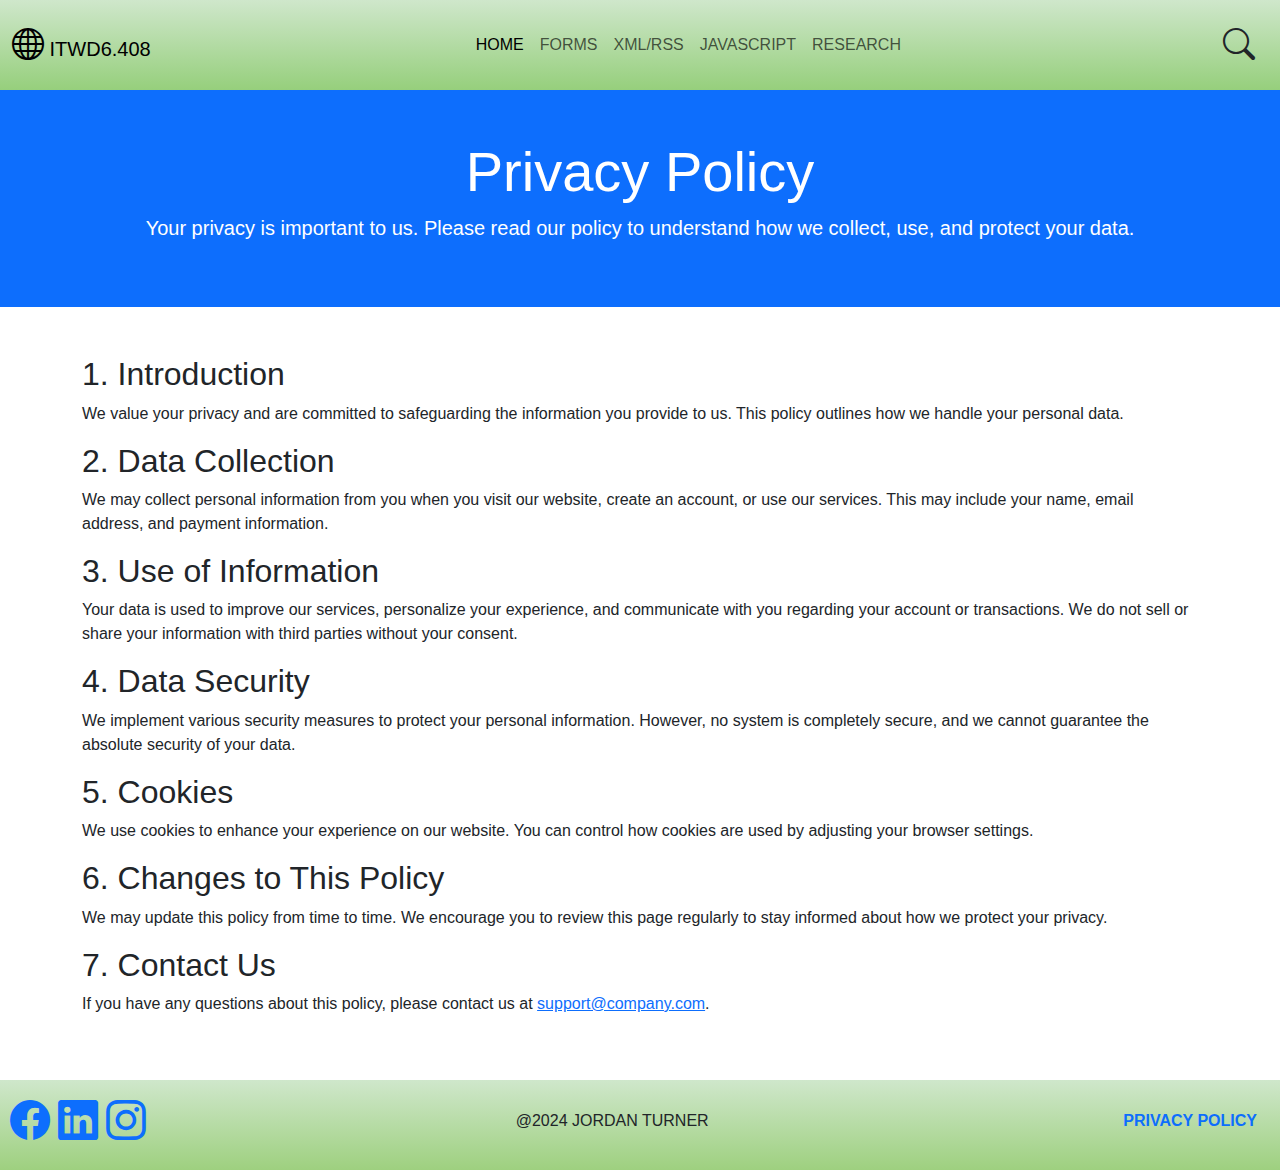
<file: policy.html>
<!DOCTYPE html>
<html>

<head>
    <meta charset="UTF-8">
    <meta name="viewport" content="width=device-width, initial-scale=1.0">
    <title>Privacy Policy</title>

    <!--Insert Bootstrap CSS here-->
    <link href="https://cdn.jsdelivr.net/npm/bootstrap@5.3.3/dist/css/bootstrap.min.css" rel="stylesheet"
        integrity="sha384-QWTKZyjpPEjISv5WaRU9OFeRpok6YctnYmDr5pNlyT2bRjXh0JMhjY6hW+ALEwIH" crossorigin="anonymous">

    <!-- Insert Bootstrap icons CSS -->
    <link rel="stylesheet" href="https://cdn.jsdelivr.net/npm/bootstrap-icons@1.11.3/font/bootstrap-icons.min.css">
    <link rel="stylesheet" href="styles.css">
    <!-- Our own styles -->
    <style>
        /*Use CSS Variable*/
        :root {
            --navbar-color: #DAF7A6;
            --showcase-color: #000000;
            --bio-color: #FFC300;
            --webtech-color: #EC7063;
            --competence-color: #cdeb8b;
            --statement-color: #F27A09;
            --inner-color: #b1e2e7;
        }
        footer {
        min-height: 10vh;
        background-color: var(--navbar-color);
        display: grid;
        grid-template-columns: 1fr;
        align-items: center;
        padding: 10px;
        text-align: center;
    }

    footer .social-media {
        display: flex;
        justify-content: center;
        gap: 10px;
    }

    footer .social-media a {
        text-decoration: none;
        color: inherit;
    }

    @media (min-width: 768px) {
        footer {
            grid-template-columns: 1fr auto 1fr;
            text-align: initial;
        }

        footer .content {
            display: flex;
            justify-content: space-between;
            align-items: center;
            width: 100%;
        }

        footer .social-media {
            justify-content: flex-start;
        }

        footer .center-text {
            text-align: center;
        }

        footer .privacy-policy {
            text-align: right;
        }
    }
/* Font consistency */
.flip-box {
  font-family: 'Arial', sans-serif; /* Use Arial or any preferred font */
}

.flip-box h5, .flip-box p {
  font-size: 16px; /* Adjust as needed */
  font-weight: normal; /* Make the font weight consistent */
  text-align: center; /* Center align text */
  color: #333; /* Set text color */
}

/* Existing flip box styles */
.flip-box {
  perspective: 1000px;
  width: 100%; /* Adjust as needed */
  height: 350px; /* Define a fixed height for the entire flip box */
}

.flip-box-inner {
  position: relative;
  width: 100%;
  height: 100%;
  text-align: center;
  transition: transform 0.6s;
  transform-style: preserve-3d;
}

.flip-box-front,
.flip-box-back {
  position: absolute;
  width: 100%;
  height: 100%;  /* Ensure the front and back fill the entire flip box */
  backface-visibility: hidden;
  overflow-y: hidden; /* Hide overflow for front and back to prevent unwanted scrolling */
}

.flip-box-back {
  transform: rotateY(180deg);
}

.flip-box-back .flip-box-content {
  height: 100%;
  overflow-y: auto; /* Add scroll within the content area only */
  padding: 10px; /* Optional padding for better content layout */
  transform: rotate(180deg); /* Rotate the content upside down */
}

.flip-box img {
  max-height: 150px; /* Adjust the image height so it fits within the box */
  width: 70%;
  margin-top: 10px;
}


.border-warning {
  border-color: #f8c471 !important;
}


    </style>
</head>


<body>
    <!-- Add search area containing search box and search button-->
    <div class="collapse" id="collapseSearchBox">
        <form>
            <input type="search" class="col-lg-11">
            <button class="btn btn-outline-success" type="submit">SEARCH...</button>
        </form>
    </div>

    <!--Navbar area-->
    <!--Website: getboostrap.com -> components -> Navbar: https://getbootstrap.com/docs/5.3/components/navbar/ -->
    <nav class="navbar navbar-expand-lg" style="height: 10vh; background-color: var(--navbar-color); z-index: 1050; position: relative;">
    <div class="container-fluid">
        <!--Tagline-->
        <a class="navbar-brand" href="#">
            <span class="fs-2 bi bi-globe"></span>
            ITWD6.408</a>

        <!-- Insert search icon button - ONLY SHOW ON SMALL DEVICE AND HIDDEN IN BIG DEVICE -->
        <button class="btn d-inline d-lg-none" type="button" data-bs-toggle="collapse"
            data-bs-target="#collapseSearchBox">
            <span class="fs-2 bi bi-search"></span>
        </button>

        <!--Button: text on it is a sandwich icon-->
        <button class="navbar-toggler" type="button" data-bs-toggle="collapse" data-bs-target="#navbarNavAltMarkup"
            aria-controls="navbarNavAltMarkup" aria-expanded="false" aria-label="Toggle navigation">
            <span class="navbar-toggler-icon"></span>
        </button>

        <!--Collapse navbar-->
        <div class="collapse navbar-collapse d-lg-flex justify-content-center" id="navbarNavAltMarkup">
            <div class="navbar-nav">
                <a class="nav-link active" aria-current="page" href="index.html">HOME</a>
                <a class="nav-link" href="form.html">FORMS</a>
                <a class="nav-link" href="xml-rss.html">XML/RSS</a>
                <a class="nav-link" href="Javascript.html">JAVASCRIPT</a>
                <a class="nav-link" href="Research.html">RESEARCH</a>
            </div>
        </div>

        <!-- Insert search icon button - ONLY SHOW ON BIG DEVICE AND HIDDEN IN small DEVICE -->
        <button class="btn d-none d-lg-inline" type="button" data-bs-toggle="collapse"
            data-bs-target="#collapseSearchBox">
            <span class="fs-2 bi bi-search"></span>
        </button>

    </div>
</nav>

    <!--Main area-->
    <main>
    <!-- Page Header -->
    <header class="py-5 bg-primary text-white text-center">
        <div class="container">
            <h1 class="display-4">Privacy Policy</h1>
            <p class="lead">Your privacy is important to us. Please read our policy to understand how we collect, use, and protect your data.</p>
        </div>
    </header>

    <!-- Policy Section -->
    <section class="py-5">
        <div class="container">
            <h2>1. Introduction</h2>
            <p>We value your privacy and are committed to safeguarding the information you provide to us. This policy outlines how we handle your personal data.</p>
            
            <h2>2. Data Collection</h2>
            <p>We may collect personal information from you when you visit our website, create an account, or use our services. This may include your name, email address, and payment information.</p>

            <h2>3. Use of Information</h2>
            <p>Your data is used to improve our services, personalize your experience, and communicate with you regarding your account or transactions. We do not sell or share your information with third parties without your consent.</p>

            <h2>4. Data Security</h2>
            <p>We implement various security measures to protect your personal information. However, no system is completely secure, and we cannot guarantee the absolute security of your data.</            </p>

            <h2>5. Cookies</h2>
            <p>We use cookies to enhance your experience on our website. You can control how cookies are used by adjusting your browser settings.</p>

            <h2>6. Changes to This Policy</h2>
            <p>We may update this policy from time to time. We encourage you to review this page regularly to stay informed about how we protect your privacy.</p>

            <h2>7. Contact Us</h2>
            <p>If you have any questions about this policy, please contact us at <a href="mailto:support@company.com">support@company.com</a>.</p>
        </div>
    </section>


    </main>

    <!--Footer area-->
    <footer style="min-height: 10vh; background-color: var(--navbar-color);" class="d-flex flex-column justify-content-center align-items-center">
        <div class="d-flex justify-content-between align-items-center w-100 mb-2">
            <!-- Insert social media icons: facebook, linkedin, instagram -->
            <div class="d-flex align-items-center">
                <a href="https://www.eit.ac.nz/" class="text-primary"><span class="fs-1 bi bi-facebook"></span></a>
                <a href="https://www.eit.ac.nz/" class="ms-2"><span class="fs-1 bi bi-linkedin"></span></a>
                <a href="https://www.eit.ac.nz/" class="ms-2"><span class="fs-1 bi bi-instagram"></span></a>
            </div>
            <div class="text-center mx-3">@2024 JORDAN TURNER</div>
            <div class="text-end ms-3 fw-bold text-primary">
                <a href="policy.html" class="text-end ms-3 fw-bold text-primary btn btn-link" style="text-decoration: none;">PRIVACY POLICY</a>


            </div>
        </div>
    </footer>
    <!--Insert Bootstrap Javascript and JQuery-->
    <script src="https://cdn.jsdelivr.net/npm/bootstrap@5.3.3/dist/js/bootstrap.bundle.min.js"
        integrity="sha384-YvpcrYf0tY3lHB60NNkmXc5s9fDVZLESaAA55NDzOxhy9GkcIdslK1eN7N6jIeHz"
        crossorigin="anonymous"></script>
</body>

</html>
</file>
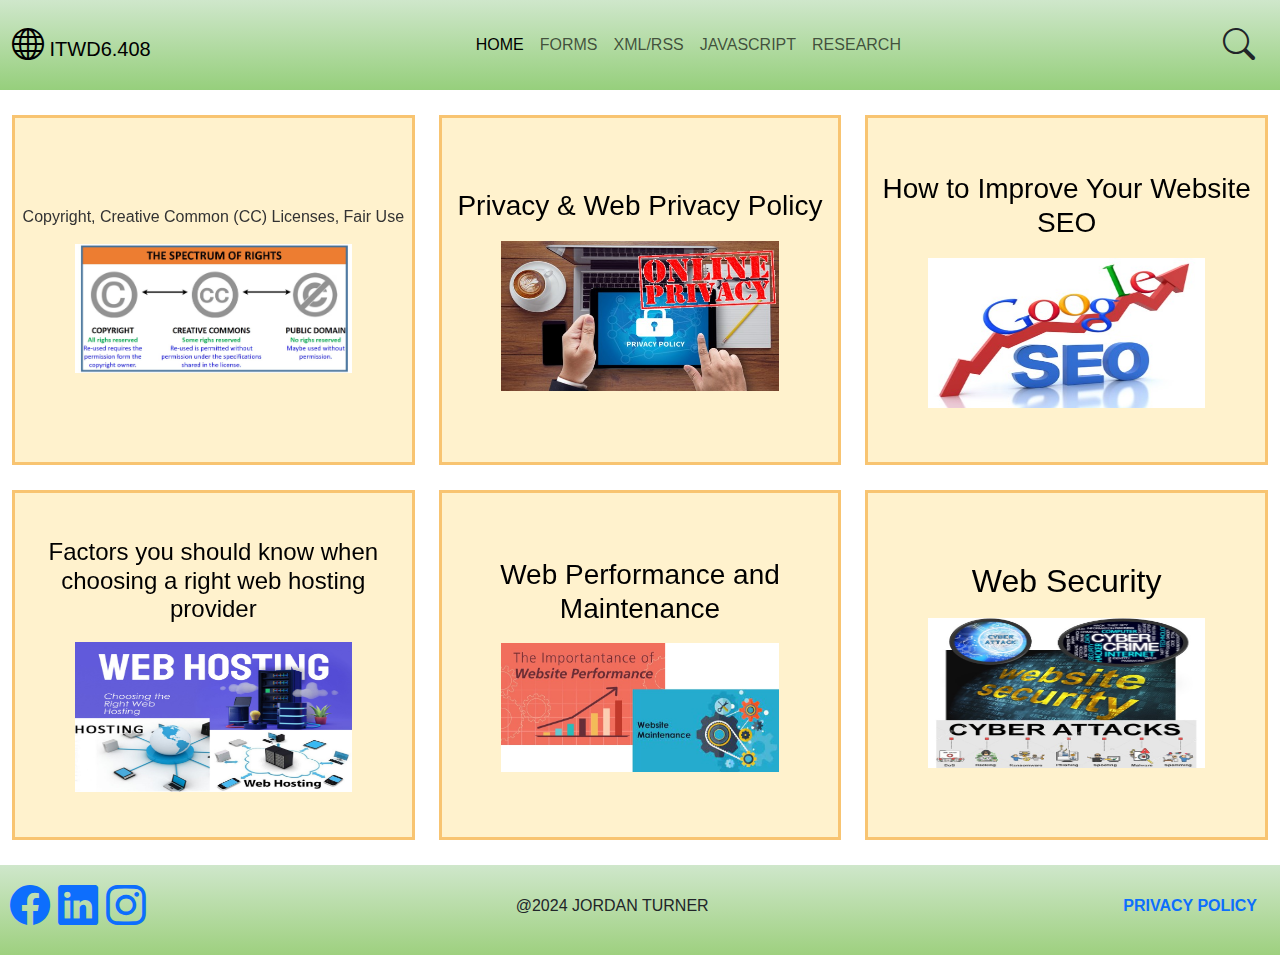
<file: Research.html>
<!DOCTYPE html>
<html>

<head>
    <meta charset="UTF-8">
    <meta name="viewport" content="width=device-width, initial-scale=1.0">
    <title>Research</title>

    <!--Insert Bootstrap CSS here-->
    <link href="https://cdn.jsdelivr.net/npm/bootstrap@5.3.3/dist/css/bootstrap.min.css" rel="stylesheet"
        integrity="sha384-QWTKZyjpPEjISv5WaRU9OFeRpok6YctnYmDr5pNlyT2bRjXh0JMhjY6hW+ALEwIH" crossorigin="anonymous">

    <!-- Insert Bootstrap icons CSS -->
    <link rel="stylesheet" href="https://cdn.jsdelivr.net/npm/bootstrap-icons@1.11.3/font/bootstrap-icons.min.css">
    <link rel="stylesheet" href="styles.css">
    <!-- Our own styles -->
    <style>
        /*Use CSS Variable*/
        :root {
            --navbar-color: #DAF7A6;
            --showcase-color: #000000;
            --bio-color: #FFC300;
            --webtech-color: #EC7063;
            --competence-color: #cdeb8b;
            --statement-color: #F27A09;
            --inner-color: #b1e2e7;
        }
        footer {
        min-height: 10vh;
        background-color: var(--navbar-color);
        display: grid;
        grid-template-columns: 1fr;
        align-items: center;
        padding: 10px;
        text-align: center;
    }

    footer .social-media {
        display: flex;
        justify-content: center;
        gap: 10px;
    }

    footer .social-media a {
        text-decoration: none;
        color: inherit;
    }

    @media (min-width: 768px) {
        footer {
            grid-template-columns: 1fr auto 1fr;
            text-align: initial;
        }

        footer .content {
            display: flex;
            justify-content: space-between;
            align-items: center;
            width: 100%;
        }

        footer .social-media {
            justify-content: flex-start;
        }

        footer .center-text {
            text-align: center;
        }

        footer .privacy-policy {
            text-align: right;
        }
    }
/* Font consistency */
.flip-box {
  font-family: 'Arial', sans-serif; /* Use Arial or any preferred font */
}

.flip-box h5, .flip-box p {
  font-size: 16px; /* Adjust as needed */
  font-weight: normal; /* Make the font weight consistent */
  text-align: center; /* Center align text */
  color: #333; /* Set text color */
}

/* Existing flip box styles */
.flip-box {
  perspective: 1000px;
  width: 100%; /* Adjust as needed */
  height: 350px; /* Define a fixed height for the entire flip box */
}

.flip-box-inner {
  position: relative;
  width: 100%;
  height: 100%;
  text-align: center;
  transition: transform 0.6s;
  transform-style: preserve-3d;
}

.flip-box-front,
.flip-box-back {
  position: absolute;
  width: 100%;
  height: 100%;  /* Ensure the front and back fill the entire flip box */
  backface-visibility: hidden;
  overflow-y: hidden; /* Hide overflow for front and back to prevent unwanted scrolling */
}

.flip-box-back {
  transform: rotateY(180deg);
}

.flip-box-back .flip-box-content {
  height: 100%;
  overflow-y: auto; /* Add scroll within the content area only */
  padding: 10px; /* Optional padding for better content layout */
  transform: rotate(180deg); /* Rotate the content upside down */
}

.flip-box img {
  max-height: 150px; /* Adjust the image height so it fits within the box */
  width: 70%;
  margin-top: 10px;
}


.border-warning {
  border-color: #f8c471 !important;
}


    </style>
</head>


<body>
    <!-- Add search area containing search box and search button-->
    <div class="collapse" id="collapseSearchBox">
        <form>
            <input type="search" class="col-lg-11">
            <button class="btn btn-outline-success" type="submit">SEARCH...</button>
        </form>
    </div>

    <!--Navbar area-->
    <!--Website: getboostrap.com -> components -> Navbar: https://getbootstrap.com/docs/5.3/components/navbar/ -->
    <nav class="navbar navbar-expand-lg" style="height: 10vh; background-color: var(--navbar-color); z-index: 1050; position: relative;">
    <div class="container-fluid">
        <!--Tagline-->
        <a class="navbar-brand" href="#">
            <span class="fs-2 bi bi-globe"></span>
            ITWD6.408</a>

        <!-- Insert search icon button - ONLY SHOW ON SMALL DEVICE AND HIDDEN IN BIG DEVICE -->
        <button class="btn d-inline d-lg-none" type="button" data-bs-toggle="collapse"
            data-bs-target="#collapseSearchBox">
            <span class="fs-2 bi bi-search"></span>
        </button>

        <!--Button: text on it is a sandwich icon-->
        <button class="navbar-toggler" type="button" data-bs-toggle="collapse" data-bs-target="#navbarNavAltMarkup"
            aria-controls="navbarNavAltMarkup" aria-expanded="false" aria-label="Toggle navigation">
            <span class="navbar-toggler-icon"></span>
        </button>

        <!--Collapse navbar-->
        <div class="collapse navbar-collapse d-lg-flex justify-content-center" id="navbarNavAltMarkup">
            <div class="navbar-nav">
                <a class="nav-link active" aria-current="page" href="index.html">HOME</a>
                <a class="nav-link" href="form.html">FORMS</a>
                <a class="nav-link" href="xml-rss.html">XML/RSS</a>
                <a class="nav-link" href="Javascript.html">JAVASCRIPT</a>
                <a class="nav-link" href="Research.html">RESEARCH</a>
            </div>
        </div>

        <!-- Insert search icon button - ONLY SHOW ON BIG DEVICE AND HIDDEN IN small DEVICE -->
        <button class="btn d-none d-lg-inline" type="button" data-bs-toggle="collapse"
            data-bs-target="#collapseSearchBox">
            <span class="fs-2 bi bi-search"></span>
        </button>

    </div>
</nav>

    <!--Main area-->
    <main>
        <section style="min-height: 20vh; margin-top: 25px; ">
            <!--create 3 collums-->
            <div class="row">
                <div class="col-12 col-lg-4">
                    <div class="flip-box border border-warning border-3">
                        <div class="flip-box-inner">
                            <div class="flip-box-front" style="background-color: #fff2cd">
                                <h5>Copyright, Creative Common (CC) Licenses, Fair Use</h5>
                                <img src="images/research-copyright.jpg">
                            </div>
                            <div class="flip-box-back text-center text-white" style="background-color: #ff8000">
                            <div class="flip-box-content">
                                <p>[1] Intellectual Property Office of New Zealand (IPONZ) - Copyright
                                    URL: iponz.govt.nz
                                    
                                    Copyright is a type of intellectual property (IP) that protects original works of authorship, such as literature, music, art, and software.<br>
                                    Protection occurs automatically once the work is created and does not require registration.<br>
                                    Rights of the copyright holder: The owner has exclusive rights to copy, distribute, perform, or modify the work.<br>
                                    Duration: Copyright typically lasts for the life of the creator plus 50 years in New Zealand.<br>
                                    Exceptions: Certain uses like educational purposes, research, and parody may fall under fair dealing provisions.<br>
                                    [2] Creative Commons Licenses,<br>
                                    URL: creativecommons.org<br>
                                    
                                    Creative Commons (CC) provides a set of free licenses that enable creators to share their works under flexible conditions.<br>
                                    Types of licenses: There are six main types, ranging from CC BY (least restrictive, requiring only attribution) to CC BY-NC-ND (which restricts commercial use and derivatives).<br>
                                    Key elements of the licenses:<br>
                                    BY (Attribution): Credit must be given to the creator.<br>
                                    NC (Non-Commercial): Works cannot be used for commercial purposes.<br>
                                    ND (No Derivatives): Works cannot be altered or remixed.<br>
                                    SA (Share Alike): Derivative works must carry the same license as the original.<br>
                                    [3] Data Privacy and Security - New Zealand Data Privacy Guidelines<br>
                                    URL: data.govt.nz<br>
                                    
                                    Data privacy involves protecting personal information from unauthorized access and misuse.<br>
                                    Key principles: The Privacy Act 2020 governs how personal data is collected, stored, and shared in New Zealand.<br>
                                    Rights of individuals: Individuals have the right to access and correct their personal information.<br>
                                    Best practices for data privacy:<br>
                                    Minimize data collection to only what is necessary.<br>
                                    Ensure strong security measures for storing and transmitting data.<br>
                                    Be transparent with individuals about how their data will be used.</p>
                                    </div>
                            </div>
                        </div>
                    </div>
                </div>
                <div class="col-12 col-lg-4">
                    <div class="flip-box border-warning border-3">
                        <div class="flip-box-inner">
                            <div class="flip-box-front" style="background-color: #fff2cd">
                                <h3>Privacy & Web Privacy Policy</h3>
                                <img src="images/privacy policy.jpg">
                            </div>
                            <div class="flip-box-back text-center text-white" style="background-color: #ff8000">
                                <div class="flip-box-content">
                                <p>[1] IPONZ - Fair Use (Fair Dealing) under New Zealand Copyright Law<br>
                                    URL: iponz.govt.nz<br>
                                    
                                    In New Zealand, fair dealing is a provision similar to fair use in other countries, allowing limited use of copyrighted works without permission.<br>
                                    Permissible uses include:<br>
                                    Research or private study: Using portions of a work for personal or academic purposes.<br>
                                    Criticism, review, or news reporting: Using parts of copyrighted material for critique or news.<br>
                                    Educational purposes: Limited copying for teaching or study in educational institutions.<br>
                                    Fair dealing has limitations, and the usage must not negatively impact the copyright holder’s ability to exploit the work commercially.<br>
                                    [2] Creative Commons - Fair Use within Creative Commons Licensing<br>
                                    URL: creativecommons.org<br>
                                    
                                    Creative Commons (CC) licenses offer an alternative to traditional copyright, allowing creators to set flexible usage terms for their work.<br>
                                    Fair use still applies under CC licenses, meaning users may utilize content without explicit permission if it falls under fair use exceptions, such as:<br>
                                    Quotations for criticism or review.<br>
                                    Parody or satire.<br>
                                    Educational use within the boundaries of the license.<br>
                                    Creative Commons licenses facilitate sharing and reuse of creative content but do not override existing fair use rights in copyright law.<br>
                                    [3] Data Privacy - New Zealand Privacy Act 2020<br>
                                    URL: data.govt.nz<br>
                                    
                                    Privacy refers to the right of individuals to control the collection, use, and sharing of their personal information.<br>
                                    Key principles from the Privacy Act 2020:<br>
                                    Transparency: Organizations must inform individuals about why and how their personal data is collected and used.<br>
                                    Data minimization: Only collect data that is necessary for the purpose at hand.<br>
                                    Access and correction: Individuals have the right to access their personal information and request corrections.<br>
                                    Security: Personal data must be stored securely to prevent unauthorized access or breaches.<br>
                                    Consequences for breaching privacy laws can include penalties, legal action, and damage to an organization’s reputation.</p>
                                </div>
                            </div>
                        </div>
                    </div>
                </div>
                <div class="col-12 col-lg-4">
                    <div class="flip-box border-warning border-3">
                        <div class="flip-box-inner">
                            <div class="flip-box-front" style="background-color: #fff2cd">
                                <h3>How to Improve Your Website SEO</h3>
                                <img src="images/SEO image.jpg">
                            </div>
                            <div class="flip-box-back text-center text-white" style="background-color: #ff8000">
                                <div class="flip-box-content">
                                <p>[1] Moz - Beginner’s Guide to SEO<br>
                                    URL: moz.com<br>
                                    
                                    SEO (Search Engine Optimization) refers to practices aimed at improving a website’s visibility on search engine result pages (SERPs).<br>
                                    Key components of SEO:<br>
                                    On-page SEO: Optimizing individual web pages by focusing on keyword usage, content quality, and HTML tags.<br>
                                    Off-page SEO: Building a website’s reputation through backlinks and external references from trusted sites.<br>
                                    Technical SEO: Ensuring a site’s backend infrastructure (site speed, mobile-friendliness, security, etc.) enhances search engine crawling and indexing.<br>
                                    Keywords: Critical for matching user intent to search engine results. Tools like keyword research help identify terms users are searching for.<br>
                                    [2] WordStream - SEO Strategy<br>
                                    URL: wordstream.com<br>
                                    
                                    A successful SEO strategy involves improving both the user experience and search engine visibility.<br>
                                    Core elements of an SEO strategy:<br>
                                    Content creation: High-quality, relevant content that answers users’ questions.<br>
                                    Keyword optimization: Using keywords naturally in content, titles, and metadata.<br>
                                    Mobile optimization: Ensuring the website is responsive and functions well on mobile devices, a significant factor in Google’s ranking.<br>
                                    Link-building: Securing links from high-authority websites to improve credibility and rankings.<br>
                                    SEO metrics to track: organic traffic, keyword rankings, and conversion rates.<br>
                                    [3] TutorialsPoint - SEO Guide<br>
                                    URL: tutorialspoint.com<br>
                                    
                                    SEO focuses on making websites easily discoverable by search engines and improving rankings for relevant searches.<br>
                                    SEO Techniques:<br>
                                    White Hat SEO: Ethical methods that follow search engine guidelines, such as quality content creation and proper keyword usage.<br>
                                    Black Hat SEO: Practices like keyword stuffing or hidden links, which can result in penalties from search engines.<br>
                                    Key SEO Practices:<br>
                                    Site structure: A well-organized site with a logical hierarchy improves crawlability by search engines.<br>
                                    Meta tags: Meta descriptions and title tags are essential for helping search engines and users understand the content of your pages.<br>
                                    Analytics: Track performance using tools like Google Analytics to monitor traffic, user behavior, and other SEO-related metrics.</p>
                                </div>
                            </div>
                        </div>
                    </div>
                </div>
            </div>
            <div class="row">
                <div class="col-12 col-lg-4">
                    <div class="flip-box border border-warning border-3">
                        <div class="flip-box-inner">
                            <div class="flip-box-front" style="background-color: #fff2cd">
                                <h4>Factors you should know when choosing a right web hosting provider</h4>
                                <img src="images/web hosting.jpg">
                            </div>
                            <div class="flip-box-back text-center text-white" style="background-color: #ff8000">
                                <div class="flip-box-content">
                                <p>[1] KnownHost - Web Hosting Explained for Beginners<br>
                                    URL: knownhost.com<br>
                                    
                                    Web hosting is the service of storing website files and making them accessible on the internet.<br>
                                    Types of web hosting:<br>
                                    Shared Hosting: Multiple websites share server resources, making it affordable but potentially slower during high traffic.<br>
                                    VPS Hosting: Virtual Private Server offers dedicated resources in a shared environment, providing more control and better performance.<br>
                                    Dedicated Hosting: A server exclusively for one website, ideal for high-traffic or resource-heavy sites.<br>
                                    Cloud Hosting: Uses a network of virtual servers to host a website, offering scalability and reliability.<br>
                                    Hosting companies often provide additional services like domain registration, SSL certificates, and website backups.<br>
                                    [2] TutorialsPoint - Website Publishing<br>
                                    URL: tutorialspoint.com<br>
                                    
                                    Website publishing is the process of making a website accessible on the internet, typically done after designing and developing the site.<br>
                                    Steps in web publishing:<br>
                                    Domain registration: Purchase and register a domain name to serve as the website's address (e.g., www.example.com).<br>
                                    Choosing a web host: Select a web hosting provider that fits your site's needs (shared, VPS, dedicated, etc.).<br>
                                    Uploading files: Use FTP (File Transfer Protocol) or a web hosting platform's file manager to upload website files to the server.<br>
                                    DNS configuration: Point the domain name to the web hosting server using DNS (Domain Name System) settings, making the site accessible via the domain.<br>
                                    Popular content management systems (CMS) like WordPress simplify publishing by providing easy-to-use interfaces.<br>
                                    [3] GeeksforGeeks - Difference Between Web Hosting and Web Publishing<br>
                                    URL: geeksforgeeks.org<br>
                                    
                                    Web hosting refers to the service of providing storage and access for website files on a server. It is essential for making a site live on the internet.<br>
                                    Web publishing, on the other hand, is the process of creating and uploading website content to the internet via a web host.<br>
                                    Key differences:<br>
                                    Web hosting involves providing server space and related infrastructure.<br>
                                    Web publishing involves managing content, design, and ensuring the site is updated regularly.<br>
                                    In summary, web hosting is the technical side (servers, domains, bandwidth), while web publishing focuses on the content and presentation of the website.</p>
                                </div>
                            </div>
                        </div>
                    </div>
                </div>
                <div class="col-12 col-lg-4">
                    <div class="flip-box border-warning border-3">
                        <div class="flip-box-inner">
                            <div class="flip-box-front" style="background-color: #fff2cd">
                                <h3>Web Performance and Maintenance</h3>
                                <img src="images/web performance and maintenace.jpg">
                            </div>
                            <div class="flip-box-back text-center text-white" style="background-color: #ff8000">
                            <div class="flip-box-content">
                                <p>E[1] MDN Web Docs - What is Web Performance?<br>
                                    URL: developer.mozilla.org<br>
                                    
                                    Web performance refers to how quickly web pages load and respond to user interactions.<br>
                                    Key factors affecting web performance:<br>
                                    Page load time: The time it takes for a web page to fully load and be usable.<br>
                                    Rendering performance: How quickly the browser can display content, affected by HTML, CSS, and JavaScript.<br>
                                    Network latency: The delay caused by slow internet connections or inefficient server communication.<br>
                                    Best practices:<br>
                                    Optimizing images by compressing them without sacrificing quality.<br>
                                    Minimizing JavaScript and CSS to reduce the size of files that need to be loaded.<br>
                                    Caching: Storing parts of the website on the user’s browser to reduce loading times for repeat visits.<br>
                                    [2] HubSpot - Website Performance<br>
                                    URL: hubspot.com<br>
                                    
                                    Website performance is critical for user experience, search engine rankings, and conversion rates.<br>
                                    Metrics to track for performance:<br>
                                    Page speed: Slow-loading sites lead to higher bounce rates and lower search engine rankings.<br>
                                    Time to First Byte (TTFB): Measures how quickly a server responds after the browser requests a page.<br>
                                    Mobile optimization: Ensuring your website performs well on mobile devices is crucial for retaining mobile traffic.<br>
                                    Improvement techniques:<br>
                                    Content Delivery Networks (CDNs): Distribute your website content across multiple servers globally to reduce load times.<br>
                                    Browser caching: Enables returning users to load the site faster by using stored resources.<br>
                                    Reduce HTTP requests: Minimizing the number of files a browser needs to load can drastically improve page speed.<br>
                                    [3] HostGator - Website Maintenance Guide<br>
                                    URL: hostgator.com<br>
                                    
                                    Website maintenance involves regularly checking and updating your website to ensure it runs smoothly and securely.<br>
                                    Key maintenance tasks:<br>
                                    Software updates: Regularly update content management systems (CMS), plugins, and themes to prevent security vulnerabilities.<br>
                                    Backup your website: Create regular backups of your website to prevent data loss in case of server issues or cyberattacks.<br>
                                    Check for broken links: Ensure that all links on the website are working properly to prevent frustrating user experiences.<br>
                                    Monitor security: Use security tools to protect against malware, hacks, and unauthorized access.<br>
                                    SEO maintenance: Periodically update website content and metadata to align with SEO best practices and improve search rankings.</p>
                            </div>
                            </div>
                        </div>
                    </div>
                </div>
                <div class="col-12 col-lg-4">
                    <div class="flip-box border-warning border-3">
                        <div class="flip-box-inner">
                            <div class="flip-box-front" style="background-color: #fff2cd">
                                <h2>Web Security</h2>
                                <img src="images/cyber security.jpg">
                            </div>
                            <div class="flip-box-back text-center text-white" style="background-color: #ff8000">
                                <div class="flip-box-content">
                                <p>[1] IBM - Cyber Attacks Overview<br>
                                    URL: ibm.com<br>
                                    
                                    Cyber attacks are deliberate attempts to exploit or damage computer systems, networks, or data.<br>
                                    Types of cyber attacks:<br>
                                    Phishing: Deceptive emails or messages that trick users into providing sensitive information.<br>
                                    Malware: Malicious software designed to disrupt, damage, or gain unauthorized access to systems.<br>
                                    Ransomware: A form of malware that locks users out of their data and demands payment for restoration.<br>
                                    DDoS (Distributed Denial of Service): Attackers overwhelm a website’s server with traffic, making it unavailable to users.<br>
                                    Prevention: Employing strong cybersecurity practices such as firewalls, encryption, and user education to defend against cyber threats.<br>
                                    [2] Hackmageddon - Cyber Attacks Statistics<br>
                                    URL: hackmageddon.com<br>
                                    
                                    Cyber attacks are growing both in frequency and sophistication, with attackers targeting individuals, businesses, and governments.<br>
                                    Statistical trends:<br>
                                    A significant rise in ransomware attacks, targeting sectors such as healthcare, finance, and education.<br>
                                    Phishing remains one of the most common and successful attack vectors, often targeting users through email and social media.<br>
                                    DDoS attacks have become more common, disrupting services by flooding servers with fake traffic.<br>
                                    Key insight: Monitoring attack trends and learning from past incidents is crucial for improving web security defenses and risk management.<br>
                                    [3] Simplilearn - Types of Cyber Attacks<br>
                                    URL: simplilearn.com<br>
                                    
                                    Types of cyber attacks:<br>
                                    SQL Injection: Attackers insert malicious SQL code to manipulate and access databases.<br>
                                    Man-in-the-Middle (MitM) Attack: Hackers intercept communication between two parties to steal sensitive information.<br>
                                    Zero-Day Attack: An attack that exploits an unknown vulnerability in software, often before the developer can issue a patch.<br>
                                    Cross-Site Scripting (XSS): Injecting malicious scripts into websites to target users’ browsers and gain unauthorized access to information.<br>
                                    Best practices for prevention:<br>
                                    Regularly update software and apply security patches.<br>
                                    Use strong, unique passwords and enable multi-factor authentication (MFA).<br>
                                    Monitor network traffic for suspicious activity and set up firewalls and intrusion detection systems.<br>
                                    [4] CERT NZ - Cyber Security Guide<br>
                                    URL: cert.govt.nz<br>
                                    
                                    Basic cyber security measures for individuals and small businesses:<br>
                                    Use strong passwords: Ensure that passwords are long, unique, and use a combination of letters, numbers, and symbols.<br>
                                    Enable two-factor authentication (2FA): Adding an extra layer of security that requires users to provide two forms of identification.<br>
                                    Keep software updated: Regularly update operating systems, browsers, and applications to protect against known vulnerabilities.<br>
                                    Backup data regularly: Store important data in multiple locations, including secure cloud storage and physical devices.<br>
                                    Be cautious with emails: Avoid opening attachments or clicking links in suspicious emails to prevent phishing attacks.<br>
                                    </p>
                                </div>
                            </div>
                        </div>
                    </div>
                </div>
            </div>
        </section>

    </main>

    <!--Footer area-->
    <footer style="min-height: 10vh; background-color: var(--navbar-color);" class="d-flex flex-column justify-content-center align-items-center">
        <div class="d-flex justify-content-between align-items-center w-100 mb-2">
            <!-- Insert social media icons: facebook, linkedin, instagram -->
            <div class="d-flex align-items-center">
                <a href="https://www.eit.ac.nz/" class="text-primary"><span class="fs-1 bi bi-facebook"></span></a>
                <a href="https://www.eit.ac.nz/" class="ms-2"><span class="fs-1 bi bi-linkedin"></span></a>
                <a href="https://www.eit.ac.nz/" class="ms-2"><span class="fs-1 bi bi-instagram"></span></a>
            </div>
            <div class="text-center mx-3">@2024 JORDAN TURNER</div>
            <div class="text-end ms-3 fw-bold text-primary">
                <a href="policy.html" class="text-end ms-3 fw-bold text-primary btn btn-link" style="text-decoration: none;">PRIVACY POLICY</a>
            </div>
        </div>
    </footer>
    <!--Insert Bootstrap Javascript and JQuery-->
    <script src="https://cdn.jsdelivr.net/npm/bootstrap@5.3.3/dist/js/bootstrap.bundle.min.js"
        integrity="sha384-YvpcrYf0tY3lHB60NNkmXc5s9fDVZLESaAA55NDzOxhy9GkcIdslK1eN7N6jIeHz"
        crossorigin="anonymous"></script>
</body>

</html>
</file>
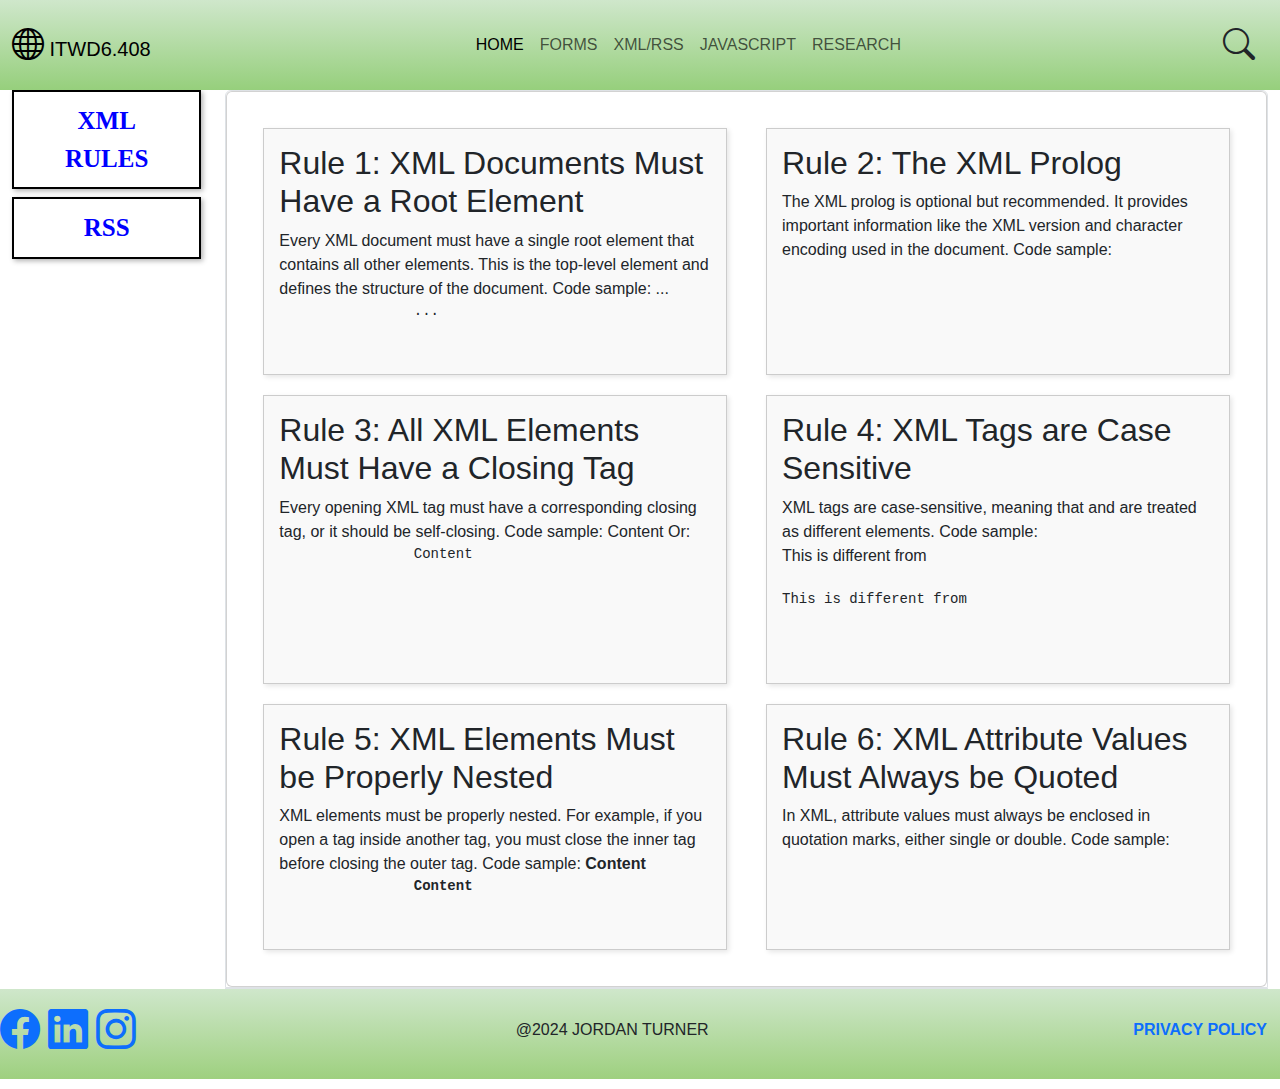
<file: xml-rss.html>
<!DOCTYPE html>
<html lang="en">

<head>
    <meta charset="UTF-8">
    <meta name="viewport" content="width=device-width, initial-scale=1.0">
    <title>XML Syntax Rules</title>
    <link href="https://cdn.jsdelivr.net/npm/bootstrap@5.3.3/dist/css/bootstrap.min.css" rel="stylesheet"
        integrity="sha384-QWTKZyjpPEjISv5WaRU9OFeRpok6YctnYmDr5pNlyT2bRjXh0JMhjY6hW+ALEwIH" crossorigin="anonymous">
    <link rel="stylesheet" href="https://cdn.jsdelivr.net/npm/bootstrap-icons@1.11.3/font/bootstrap-icons.min.css">
    <link rel="stylesheet" href="xmlstyle.css">
</head>

<body>

    <!-- Search Area -->
    <div class="collapse" id="collapseSearchBox">
        <div>
            <input type="text" id="searchInput" class="col-lg-11" aria-label="Search through XML and RSS content">
            <button class="btn btn-outline-success" type="submit">SEARCH...</button>
        </div>
    </div>

    <!-- Navbar -->
    <nav class="navbar navbar-expand-lg">
        <div class="container-fluid">
            <a class="navbar-brand" href="#">
                <span class="fs-2 bi bi-globe"></span>
                ITWD6.408
            </a>
            <button class="btn d-inline d-lg-none" type="button" data-bs-toggle="collapse"
                data-bs-target="#collapseSearchBox" aria-expanded="false" aria-label="Toggle search bar">
                <span class="fs-2 bi bi-search"></span>
            </button>
            <button class="navbar-toggler" type="button" data-bs-toggle="collapse" data-bs-target="#navbarNavAltMarkup"
                aria-controls="navbarNavAltMarkup" aria-expanded="false" aria-label="Toggle navigation">
                <span class="navbar-toggler-icon"></span>
            </button>
            <div class="collapse navbar-collapse d-lg-flex justify-content-center" id="navbarNavAltMarkup">
                <div class="navbar-nav">
                    <a class="nav-link active" aria-current="page" href="index.html">HOME</a>
                    <a class="nav-link" href="form.html">FORMS</a>
                    <a class="nav-link" href="xml-rss.html">XML/RSS</a>
                    <a class="nav-link" href="Javascript.html">JAVASCRIPT</a>
                    <a class="nav-link" href="Research.html">RESEARCH</a>
                </div>
            </div>
            <button class="btn d-none d-lg-inline" type="button" data-bs-toggle="collapse"
                data-bs-target="#collapseSearchBox" aria-expanded="false" aria-label="Toggle search bar">
                <span class="fs-2 bi bi-search"></span>
            </button>
        </div>
    </nav>

    <main class="row mx-0" style="min-height: 80vh;">
        <div class="col-md-2 sidebar">
            <div class="d-grid gap-2">
                <button id="xml-rules-btn" class="btn btn-custom" type="button" data-bs-toggle="collapse"
                    data-bs-target="#xml-rules" aria-expanded="false" aria-controls="xml-rules">
                    XML RULES
                </button>
                <button id="rss-btn" class="btn btn-custom-warning" type="button" data-bs-toggle="collapse"
                    data-bs-target="#rssform" aria-expanded="false" aria-controls="rssform">
                    RSS
                </button>
            </div>
        </div>
        <div class="col-md-10">
            <div class="accordion" id="formAccordion">
                <!-- First Accordion Item -->
                <div class="accordion-item">
                    <div class="collapse show" id="xml-rules" data-bs-parent="#formAccordion">
                        <div class="card card-body" style="min-height: 70vh;">
                            <!-- Replace iframe with a div where the XML rules will be loaded dynamically -->
                            <div id="xml-rules-content"></div>
                        </div>
                    </div>
                </div>
                
                <!-- Second Accordion Item -->
                <div class="accordion-item">
                    <div class="collapse" id="rssform" data-bs-parent="#formAccordion">
                        <div class="card card-body" style="min-height: 70vh;">
                            <h2>LOAD RSS FROM NASA WEBSITE</h2>
                            <section id="rssFeed" class="row rss-container"></section>
                        </div>
                    </div>
                </div>
            </div>
        </div>
    </main>

    <footer style="min-height: 10vh; background-color: var(--navbar-color);"
        class="d-flex flex-column justify-content-center align-items-center">
        <div class="d-flex justify-content-between align-items-center w-100 mb-2">
            <div class="d-flex align-items-center">
                <a href="https://www.eit.ac.nz/" class="text-primary"><span class="fs-1 bi bi-facebook"></span></a>
                <a href="https://www.eit.ac.nz/" class="ms-2"><span class="fs-1 bi bi-linkedin"></span></a>
                <a href="https://www.eit.ac.nz/" class="ms-2"><span class="fs-1 bi bi-instagram"></span></a>
            </div>
            <div class="text-center mx-3">@2024 JORDAN TURNER</div>
            <div class="text-end ms-3 fw-bold text-primary">
                <a href="policy.html" class="text-end ms-3 fw-bold text-primary btn btn-link" style="text-decoration: none;">PRIVACY POLICY</a>
            </div>
        </div>
    </footer>

    <!-- Include jQuery and Bootstrap JavaScript -->
    <script src="https://code.jquery.com/jquery-3.6.0.min.js"></script>
    <script src="https://cdn.jsdelivr.net/npm/bootstrap@5.3.3/dist/js/bootstrap.bundle.min.js"></script>

    <script>
    document.addEventListener("DOMContentLoaded", function () {
        // Function to fetch and display XML rules
        function loadXMLRules() {
            fetch('xml-rules.xml')
                .then(response => response.text())
                .then(xmlText => {
                    let parser = new DOMParser();
                    let xmlDoc = parser.parseFromString(xmlText, "application/xml");
                    let rulesHtml = '';
                    xmlDoc.querySelectorAll('rule').forEach(rule => {
                        let heading = rule.querySelector('heading').textContent;
                        let body = rule.querySelector('body').textContent;
                        let code = rule.querySelector('code').textContent;
                        rulesHtml += `<div class="rule">
                            <h2>${heading}</h2>
                            <p>${body}</p>
                            <pre>${code}</pre>
                        </div>`;
                    });
                    document.getElementById('xml-rules-content').innerHTML = rulesHtml;
                });
        }

        // Call the function to load XML rules on page load
        loadXMLRules();

        // Automatically load RSS feed on page load
        loadRSS();

        // Search function for filtering both the XML rules and RSS feed items
        document.getElementById('searchInput').addEventListener('keyup', function () {
            let keywords = this.value.toLowerCase();

            // Filter XML Rules
            document.querySelectorAll('#xml-rules-content .rule').forEach(rule => {
                let ruleText = rule.textContent.toLowerCase();
                rule.style.display = ruleText.includes(keywords) ? 'block' : 'none';
            });

            // Filter RSS Feed
            document.querySelectorAll('#rssFeed .rss-item').forEach(item => {
                let itemText = item.textContent.toLowerCase();
                item.style.display = itemText.includes(keywords) ? 'block' : 'none';
            });
        });
    });

    // Function to load RSS feed
    function loadRSS() {
    let proxy = 'https://corsproxy.io/?';
    let url = "https://www.nasa.gov/rss/dyn/educationnews.rss";
    
    console.log("Fetching RSS feed from:", proxy + url);
    
    fetch(proxy + encodeURIComponent(url))
        .then(response => {
            console.log("Received response:", response.status);
            
            if (!response.ok) {
                throw new Error(`HTTP error! status: ${response.status}`);
            }
            return response.text();
        })
        .then(str => {
            console.log("Response text received, parsing XML...");
            
            let parser = new window.DOMParser();
            let rss = parser.parseFromString(str, "application/xml");
            parseRSS(rss);
        })
        .catch(error => {
            console.error("Error fetching RSS feed:", error);
            
            document.getElementById("rssFeed").innerHTML = `<p>Error loading RSS feed. Please try again later.</p>`;
        });
}


    function parseRSS(rss) {
        let items = rss.getElementsByTagName("item");
        let rssContent = "";

        for (let i = 0; i < items.length; i++) {
            let nodes = items[i].children;
            let title, pubdate, description, link;
            for (let j = 0; j < nodes.length; j++) {
                if (nodes[j].tagName == "title") {
                    title = nodes[j].childNodes[0].nodeValue;
                } else if (nodes[j].tagName == "link") {
                    link = nodes[j].childNodes[0].nodeValue;
                } else if (nodes[j].tagName == "description") {
                    description = nodes[j].childNodes[0].nodeValue;
                } else if (nodes[j].tagName == "pubDate") {
                    pubdate = nodes[j].childNodes[0].nodeValue;
                }
            }

            rssContent += `<div class="col-12 col-md-6 rss-item">
                            <div style="background-color: lightgray; margin: 1em; height: 95%">
                                <h3>${title}</h3>
                                <p style="font-style: italic;">${pubdate}</p>
                                <p>${description}</p>
                                <p><a href="${link}">Read more</a></p>
                            </div>    
                        </div>`;
        }

        document.getElementById("rssFeed").innerHTML = rssContent;
    }

    </script>

</body>

</html>
</file>
<file: styles.css>
body, html {
    height: 100%;
    margin: 0;
    font-family: Arial, Helvetica, sans-serif;
  }
  nav.navbar {
    height: 10vh;
    background: linear-gradient(0deg, rgba(150,207,124,255) 0%, rgba(207,231,203,255) 100%);
}


  
  * {
    box-sizing: border-box;
  }
  
  .bg-image {
    filter: blur(8px);
    -webkit-filter: blur(8px);
    height: 100vh; /* Full viewport height */
    background-position: center;
    background-repeat: no-repeat;
    background-size: cover; /* Ensures image covers the full container */
    position: relative; /* Allows positioning of child elements */
}

.bg-text {
    background-color: rgba(0, 0, 0, 0.4); /* Black with opacity */
    color: white;
    font-weight: bold;
    border: 3px solid #f1f1f1;
    position: absolute;
    top: 50%; /* Center vertically */
    left: 50%; /* Center horizontally */
    transform: translate(-50%, -50%); /* Corrects centering offset */
    z-index: 2;
    width: 80%;
    padding: 20px;
    text-align: center;
    border-radius: 10px;
    box-shadow: 0px 0px 10px rgba(0,0,0,0.5);
}

@media only screen and (max-width: 768px) {
    .bg-text {
        width: 90%; /* Increase width for smaller screens */
        font-size: 1.2rem; /* Adjust font size for readability */
    }
    .navbar-collapse{
      background: linear-gradient(0deg, rgba(150,207,124,255) 0%, rgba(207,231,203,255) 100%);
    }
}

  
  body {
    font-family: Arial, Helvetica, sans-serif;
  }
  
  .flip-box {
    background-color: transparent;
    width: 450px;
    height: 350px;
    border: 1px solid #f1f1f1;
    perspective: 1000px;
    margin-left: auto;
    margin-right: auto;
    margin-bottom: 25px;
    width: 100%;
  }
  
  .flip-box-inner {
    position: relative;
    width: 100%;
    height: 100%;
    text-align: center;
    transition: transform 0.8s;
    transform-style: preserve-3d;
  }
  
  .flip-box:hover .flip-box-inner {
    transform: rotateX(180deg);
  }
  
  .flip-box-front, .flip-box-back {
    display: flex; /* Enables flexbox */
    justify-content: center; /* Centers horizontally */
    align-items: center; /* Centers vertically */
    flex-direction: column; /* Ensures text and image stack vertically */
    position: absolute;
    width: 100%;
    height: 100%;
    -webkit-backface-visibility: hidden;
    backface-visibility: hidden;
    text-align: center;
  }
  
  .flip-box-front {
    background-color: #bbb;
    color: black;
  }
    .no-margin {
    margin: 0;
  }

  .flip-box-back {
    background-color: dodgerblue;
    color: white;
    transform: rotateX(180deg);
  }
  
  .row {
    margin-left: auto;
    margin-right: auto;
  }

  footer {
    min-height: 10vh;
    background: linear-gradient(0deg, rgba(158,208,127,255) 0%, rgba(207,231,203,255) 100%);
  }
</file>
<file: xmlstyle.css>
nav.navbar {
    height: 10vh;
    background: linear-gradient(0deg, rgba(150,207,124,255) 0%, rgba(207,231,203,255) 100%);
}


/* Style the XML rules container */
#xml-rules-content {
    display: flex;
    flex-wrap: wrap;
    gap: 20px; /* Space between the boxes */
    justify-content: space-between;
    padding: 20px;
}

.btn-custom, .btn-custom-warning {
    font-family: 'Times New Roman', Times, serif;
    font-size: 25px;
    font-weight: bold;
    text-align: center;
    border: 2px solid black;
    background-color: white;
    color: #0000FF;
    padding: 10px 20px;
    width: 100%;
    box-shadow: 2px 2px 5px rgba(0, 0, 0, 0.3);
    border-radius: 0; /* Ensures the box is not rounded */
    transition: background-color 0.3s ease;
}

.btn-custom:hover, .btn-custom:focus, 
.btn-custom-warning:hover, .btn-custom-warning:focus {
    background-color: orange;
    border-color: orange;
    color: #0000FF; /* Ensure the text color remains blue */
}



rule, title, heading, description, example {
    display: block;
}

title {
    font-size: 1.5em;
    text-align: left;
    font-weight: bold;
    margin-bottom: 20px;
    width: 100%;
}

.rule {
    flex: 0 0 48%; /* Two boxes per row on larger screens */
    background-color: #f9f9f9;
    border: 1px solid #ccc;
    padding: 15px;
    box-shadow: 2px 2px 5px rgba(0, 0, 0, 0.1);
    box-sizing: border-box;
    min-height: 180px; /* To ensure consistent height */
}

@media (max-width: 768px) {
    .rule {
        flex: 0 0 100%; /* Full width on mobile */
    }
    .navbar-collapse {
        background: linear-gradient(0deg, rgba(150,207,124,255) 0%, rgba(207,231,203,255) 100%);
    }
}


heading {
    font-size: 1.2em;
    margin-bottom: 10px;
    font-weight: bold;
}

body {
    font-size: 1em;
    margin-bottom: 10px;
    width: 100%;
}

code {
    display: block;
    padding: 5px;
    background-color: #f1f1f1;
    border-left: 5px solid #ccc;
    margin-bottom: 10px;
    font-size: 0.9em;
    color: blue;
    font-style: italic;
}

footer {
    min-height: 10vh;
    background: linear-gradient(0deg, rgba(158,208,127,255) 0%, rgba(207,231,203,255) 100%);
  }

  body {
    font-family: Arial, sans-serif;
    padding: 0px;
}

h1 {
    font-weight: bold;
}

p {
    margin: 0px 0;
}
</file>
